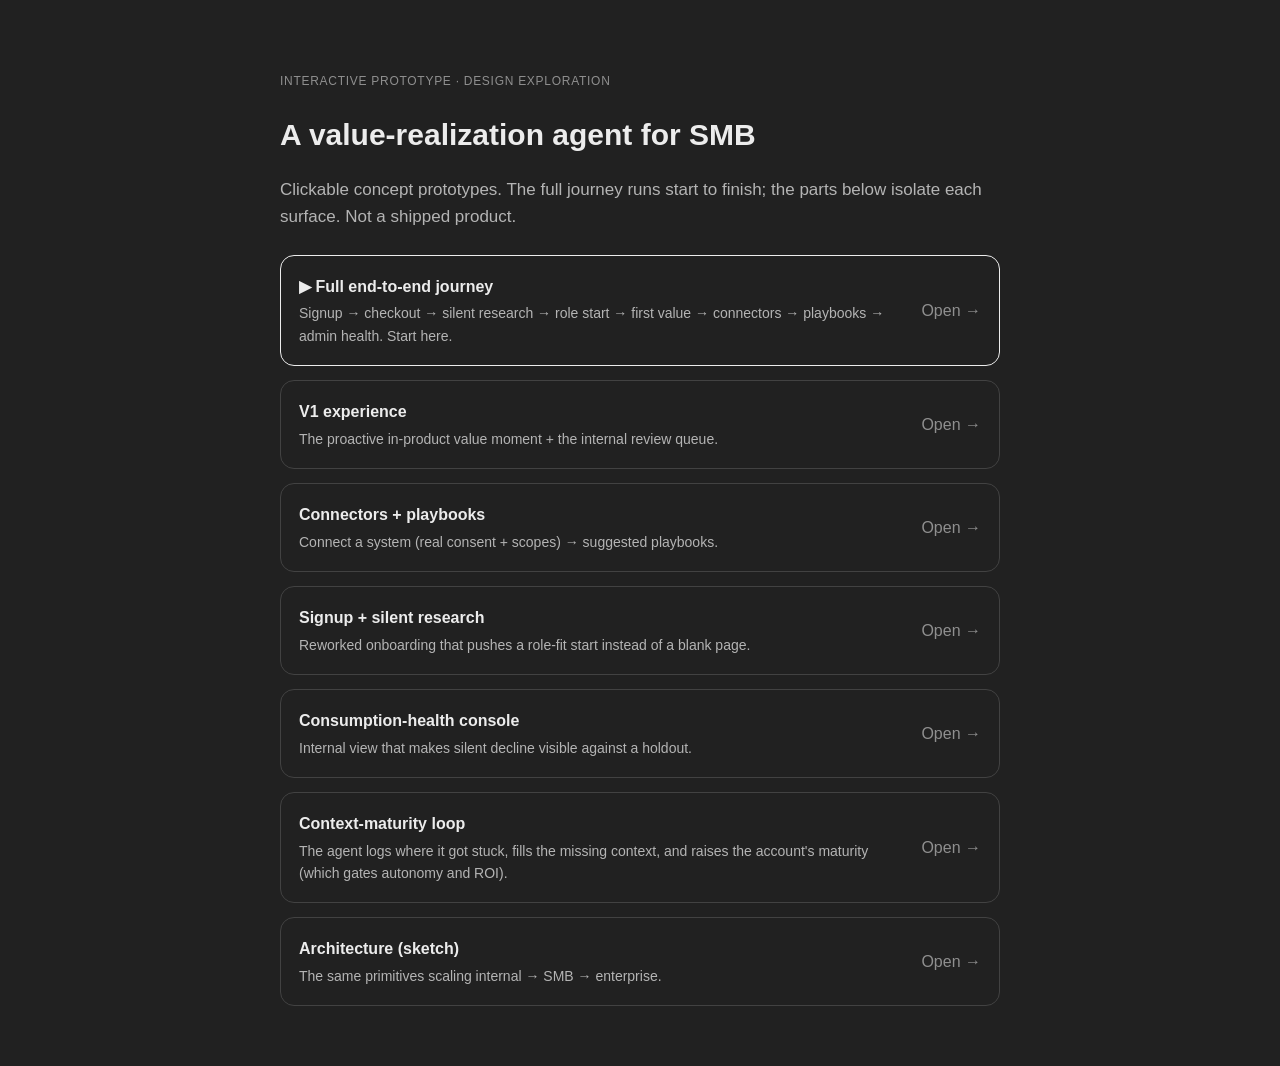
<file: index.html>
<!DOCTYPE html>
<html lang="en">
<head>
<meta charset="utf-8"/>
<meta name="viewport" content="width=device-width, initial-scale=1"/>
<title>Value-realization agent — interactive prototype</title>
<link rel="stylesheet" href="assets/gpt-ui.css"/>
<style>
  .hero { max-width:760px; margin:8vh auto 0; padding:0 20px; }
  .hero h1 { font-size:30px; font-weight:600; margin-bottom:8px; }
  .hero p { color:var(--text-2); font-size:17px; }
  .cards { max-width:760px; margin:24px auto; padding:0 20px 60px; display:grid; gap:14px; }
  .card { display:flex; justify-content:space-between; align-items:center; gap:16px; border:1px solid var(--border-2); border-radius:14px; padding:18px; text-decoration:none; color:var(--text); }
  .card:hover { background:var(--hover); }
  .card .t { font-weight:600; }
  .card .d { color:var(--text-2); font-size:14px; margin-top:3px; }
  .card.feat { border-color:var(--text); }
  .go { color:var(--text-3); white-space:nowrap; }
</style>
</head>
<body class="gpt dark">
  <div class="hero">
    <div class="eyebrow">Interactive prototype · design exploration</div>
    <h1>A value-realization agent for SMB</h1>
    <p>Clickable concept prototypes. The full journey runs start to finish; the parts below isolate each surface. Not a shipped product.</p>
  </div>
  <div class="cards">
    <a class="card feat" href="prototypes/journey.html">
      <div><div class="t">▶ Full end-to-end journey</div><div class="d">Signup → checkout → silent research → role start → first value → connectors → playbooks → admin health. Start here.</div></div>
      <span class="go">Open →</span>
    </a>
    <a class="card" href="prototypes/p1-v1.html">
      <div><div class="t">V1 experience</div><div class="d">The proactive in-product value moment + the internal review queue.</div></div><span class="go">Open →</span>
    </a>
    <a class="card" href="prototypes/p2-connectors-playbooks.html">
      <div><div class="t">Connectors + playbooks</div><div class="d">Connect a system (real consent + scopes) → suggested playbooks.</div></div><span class="go">Open →</span>
    </a>
    <a class="card" href="prototypes/p3-signup.html">
      <div><div class="t">Signup + silent research</div><div class="d">Reworked onboarding that pushes a role-fit start instead of a blank page.</div></div><span class="go">Open →</span>
    </a>
    <a class="card" href="prototypes/p4-consumption-health.html">
      <div><div class="t">Consumption-health console</div><div class="d">Internal view that makes silent decline visible against a holdout.</div></div><span class="go">Open →</span>
    </a>
    <a class="card" href="prototypes/p5-context-maturity.html">
      <div><div class="t">Context-maturity loop</div><div class="d">The agent logs where it got stuck, fills the missing context, and raises the account's maturity (which gates autonomy and ROI).</div></div><span class="go">Open →</span>
    </a>
    <a class="card" href="architecture-diagrams.html">
      <div><div class="t">Architecture (sketch)</div><div class="d">The same primitives scaling internal → SMB → enterprise.</div></div><span class="go">Open →</span>
    </a>
  </div>
</body>
</html>
</file>
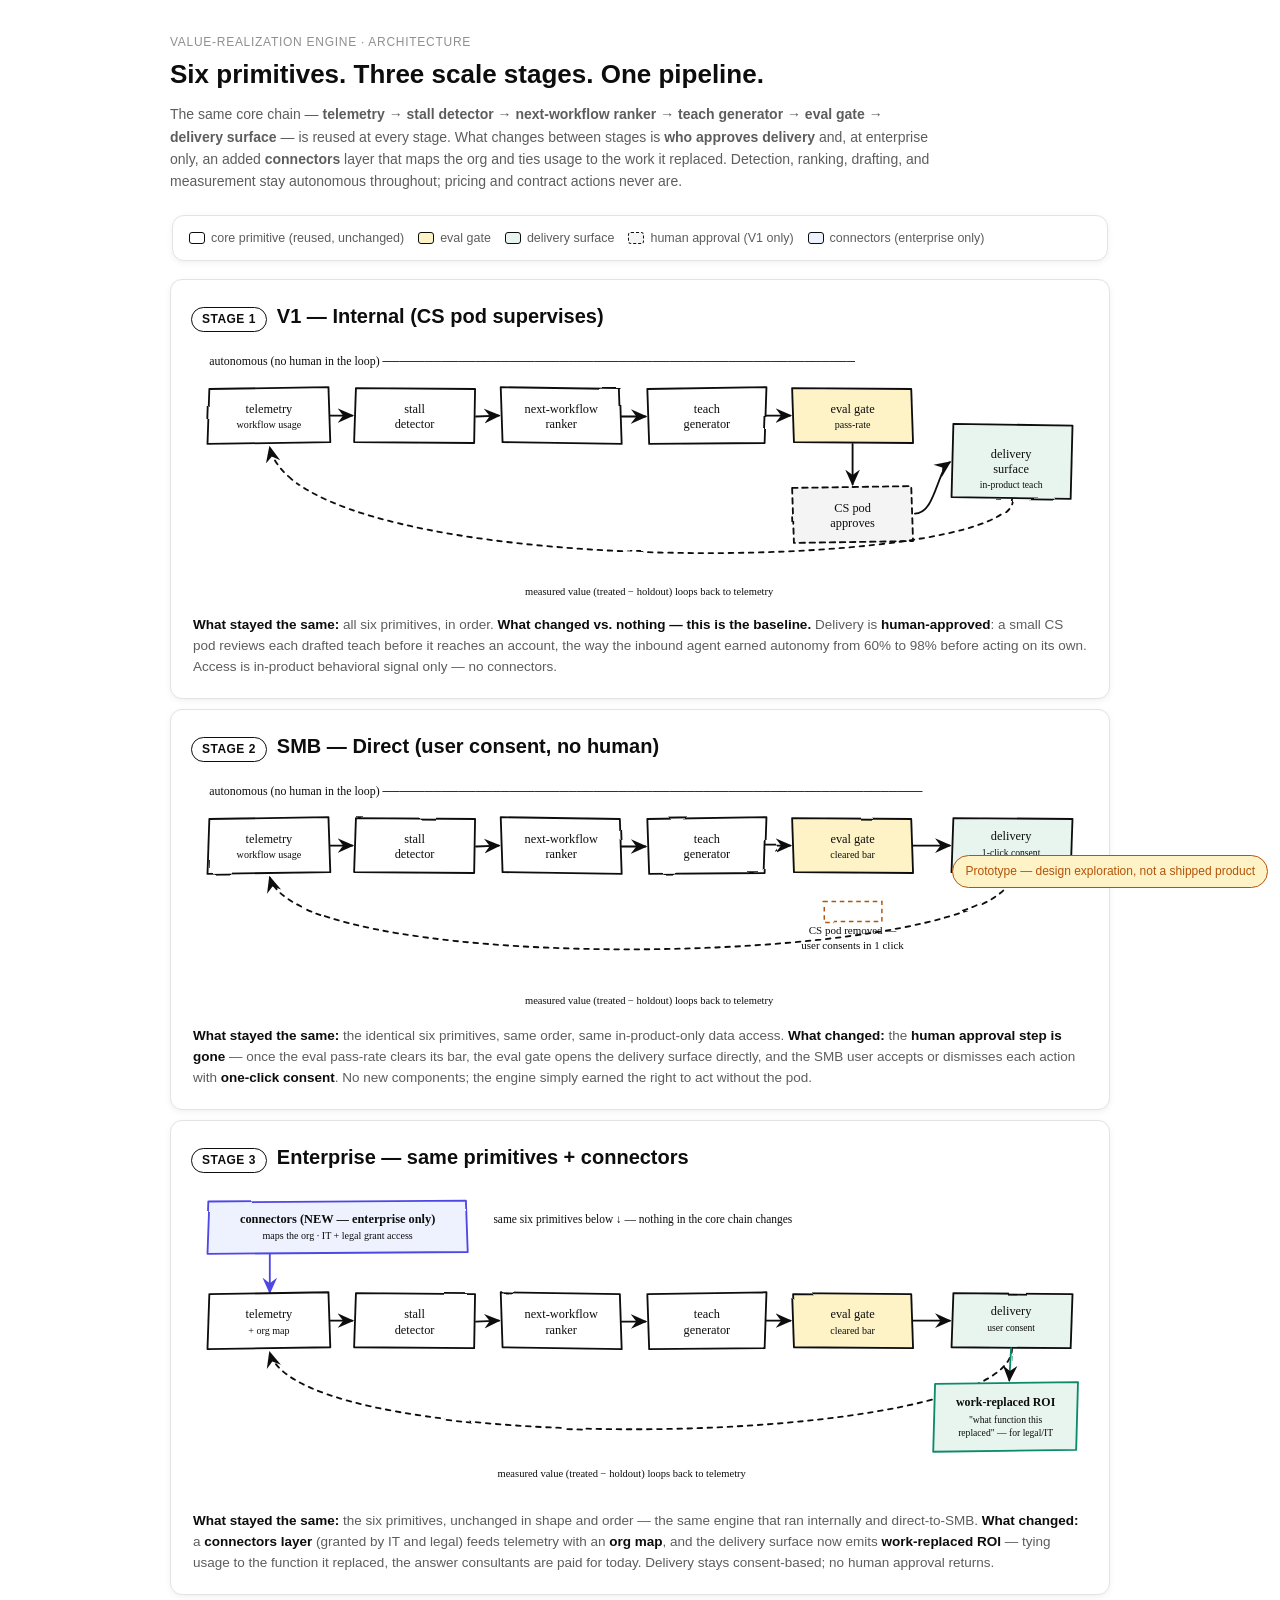
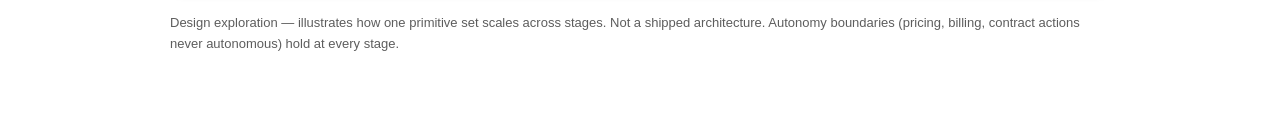
<file: architecture-diagrams.html>
<!DOCTYPE html>
<html lang="en">
<head>
<meta charset="utf-8">
<meta name="viewport" content="width=device-width, initial-scale=1">
<title>Architecture — same primitives across three scale stages</title>
<link rel="stylesheet" href="assets/gpt-ui.css">
<style>
  /* Hand-drawn / sketch overlay. Built only with inline SVG + a casual font stack;
     no external libraries. Strokes are deliberately wobbly via small path jitters,
     a sketchy filter, and a handwriting-style font for labels. */
  .sketch-font {
    font-family: "Comic Sans MS", "Bradley Hand", "Segoe Print", "Chalkboard SE",
                 "Marker Felt", "Comic Neue", ui-rounded, cursive;
  }
  .diagram-wrap { margin: 0 0 10px; }
  .diagram-title { display:flex; align-items:baseline; gap:10px; margin: 0 0 2px; }
  .diagram-title h2 { font-size: 20px; margin: 0; }
  .stage-pill { font-size: 12px; font-weight: 700; letter-spacing:.04em;
    border:1.5px solid var(--text); border-radius: 999px; padding: 2px 10px; }
  .caption { font-size: 13.5px; color: var(--text-2); margin: 6px 2px 0; line-height: 1.55; }
  .caption b { color: var(--text); }
  .legend { display:flex; flex-wrap:wrap; gap:14px; align-items:center; font-size:12.5px;
    color: var(--text-2); margin: 4px 2px 18px; }
  .legend .key { display:inline-flex; align-items:center; gap:6px; }
  .legend .swatch { width:16px; height:12px; border-radius:3px; display:inline-block;
    border:1.5px solid var(--text); }
  .swatch.prim { background:#ffffff; }
  .swatch.gate { background:#fef3c7; }
  .swatch.delv { background:#e8f5ef; }
  .swatch.conn { background:#eef2ff; }
  .swatch.human { background:#f4f4f4; border-style:dashed; }
  svg.sketch { width:100%; height:auto; display:block; }
  svg.sketch text { fill: var(--text); }
  .intro { margin: 0 0 22px; }
  .intro h1 { font-size: 26px; margin: 0 0 8px; }
  .intro p { color: var(--text-2); font-size: 14px; margin: 0; max-width: 760px; }
</style>
</head>
<body class="gpt light">
<div class="wrap">

  <div class="intro">
    <span class="eyebrow">Value-realization engine · architecture</span>
    <h1>Six primitives. Three scale stages. One pipeline.</h1>
    <p>The same core chain — <b>telemetry → stall detector → next-workflow ranker → teach generator → eval gate → delivery surface</b> — is reused at every stage. What changes between stages is <b>who approves delivery</b> and, at enterprise only, an added <b>connectors</b> layer that maps the org and ties usage to the work it replaced. Detection, ranking, drafting, and measurement stay autonomous throughout; pricing and contract actions never are.</p>
  </div>

  <div class="legend panel" style="padding:12px 16px;">
    <span class="key"><span class="swatch prim"></span> core primitive (reused, unchanged)</span>
    <span class="key"><span class="swatch gate"></span> eval gate</span>
    <span class="key"><span class="swatch delv"></span> delivery surface</span>
    <span class="key"><span class="swatch human"></span> human approval (V1 only)</span>
    <span class="key"><span class="swatch conn"></span> connectors (enterprise only)</span>
  </div>

  <!-- ============================== STAGE 1: V1 INTERNAL ============================== -->
  <div class="panel diagram-wrap">
    <div class="diagram-title">
      <span class="stage-pill">STAGE 1</span>
      <h2>V1 — Internal (CS pod supervises)</h2>
    </div>
    <svg class="sketch" viewBox="0 0 980 300" role="img" aria-label="V1 internal pipeline: telemetry to stall detector to ranker to teach generator to eval gate to human approval to delivery surface">
      <defs>
        <filter id="rough1" x="-5%" y="-20%" width="110%" height="140%">
          <feTurbulence type="fractalNoise" baseFrequency="0.012 0.018" numOctaves="2" seed="7" result="n"/>
          <feDisplacementMap in="SourceGraphic" in2="n" scale="2.4"/>
        </filter>
        <marker id="arr1" markerWidth="12" markerHeight="12" refX="8" refY="5" orient="auto">
          <path d="M0,1 L9,5 L0,9 L3,5 Z" fill="#0d0d0d"/>
        </marker>
      </defs>

      <!-- autonomous band label -->
      <text class="sketch-font" x="20" y="34" font-size="13" fill="#5d5d5d">autonomous (no human in the loop) ────────────────────────────────────────────────────────</text>

      <g filter="url(#rough1)" stroke="#0d0d0d" stroke-width="2" fill="none" stroke-linecap="round" stroke-linejoin="round">
        <!-- boxes: x positions ~ 18,178,338,498 (row), 658 gate, 658 human below, 830 delivery -->
        <!-- telemetry -->
        <path d="M20,60 L150,58 L152,118 L18,120 Z" fill="#ffffff"/>
        <!-- stall detector -->
        <path d="M180,59 L310,60 L309,119 L178,118 Z" fill="#ffffff"/>
        <!-- ranker -->
        <path d="M338,58 L468,60 L470,120 L340,118 Z" fill="#ffffff"/>
        <!-- teach generator -->
        <path d="M498,60 L628,58 L626,119 L500,120 Z" fill="#ffffff"/>
        <!-- eval gate -->
        <path d="M656,59 L786,60 L788,119 L658,118 Z" fill="#fef3c7"/>
        <!-- human approval (dashed) -->
        <path d="M656,168 L786,166 L788,226 L658,228 Z" fill="#f4f4f4" stroke-dasharray="6 5"/>
        <!-- delivery surface -->
        <path d="M832,98 L962,100 L960,180 L830,178 Z" fill="#e8f5ef"/>

        <!-- connectors -->
        <path d="M152,89 L176,89" marker-end="url(#arr1)"/>
        <path d="M311,90 L336,89" marker-end="url(#arr1)"/>
        <path d="M470,90 L496,90" marker-end="url(#arr1)"/>
        <path d="M628,89 L654,89" marker-end="url(#arr1)"/>
        <!-- eval gate down to human -->
        <path d="M722,120 L722,164" marker-end="url(#arr1)"/>
        <!-- human to delivery -->
        <path d="M790,196 C812,196 814,150 828,140" marker-end="url(#arr1)"/>
        <!-- delivery measured value loops back to telemetry -->
        <path d="M896,180 C896,262 120,272 86,124" stroke-dasharray="5 6" marker-end="url(#arr1)"/>
      </g>

      <!-- labels (not displaced, kept legible) -->
      <g class="sketch-font" font-size="13.5" text-anchor="middle">
        <text x="85" y="86">telemetry</text>
        <text x="85" y="103" font-size="11" fill="#8f8f8f">workflow usage</text>
        <text x="244" y="86">stall</text>
        <text x="244" y="103">detector</text>
        <text x="404" y="86">next-workflow</text>
        <text x="404" y="103">ranker</text>
        <text x="563" y="86">teach</text>
        <text x="563" y="103">generator</text>
        <text x="722" y="86">eval gate</text>
        <text x="722" y="103" font-size="11" fill="#8f8f8f">pass-rate</text>
        <text x="722" y="194">CS pod</text>
        <text x="722" y="211">approves</text>
        <text x="895" y="135">delivery</text>
        <text x="895" y="152">surface</text>
        <text x="895" y="168" font-size="10.5" fill="#0d8a6a">in-product teach</text>
      </g>
      <text class="sketch-font" x="500" y="285" font-size="11.5" text-anchor="middle" fill="#8f8f8f">measured value (treated − holdout) loops back to telemetry</text>
    </svg>
    <p class="caption"><b>What stayed the same:</b> all six primitives, in order. <b>What changed vs. nothing — this is the baseline.</b> Delivery is <b>human-approved</b>: a small CS pod reviews each drafted teach before it reaches an account, the way the inbound agent earned autonomy from 60% to 98% before acting on its own. Access is in-product behavioral signal only — no connectors.</p>
  </div>

  <!-- ============================== STAGE 2: SMB DIRECT ============================== -->
  <div class="panel diagram-wrap">
    <div class="diagram-title">
      <span class="stage-pill">STAGE 2</span>
      <h2>SMB — Direct (user consent, no human)</h2>
    </div>
    <svg class="sketch" viewBox="0 0 980 280" role="img" aria-label="SMB direct pipeline: same primitives, eval gate now opens delivery directly under one-click user consent, no CS pod">
      <defs>
        <filter id="rough2" x="-5%" y="-20%" width="110%" height="140%">
          <feTurbulence type="fractalNoise" baseFrequency="0.014 0.016" numOctaves="2" seed="19" result="n"/>
          <feDisplacementMap in="SourceGraphic" in2="n" scale="2.4"/>
        </filter>
        <marker id="arr2" markerWidth="12" markerHeight="12" refX="8" refY="5" orient="auto">
          <path d="M0,1 L9,5 L0,9 L3,5 Z" fill="#0d0d0d"/>
        </marker>
      </defs>

      <text class="sketch-font" x="20" y="34" font-size="13" fill="#5d5d5d">autonomous (no human in the loop) ────────────────────────────────────────────────────────────────</text>

      <g filter="url(#rough2)" stroke="#0d0d0d" stroke-width="2" fill="none" stroke-linecap="round" stroke-linejoin="round">
        <path d="M20,60 L150,58 L152,118 L18,120 Z" fill="#ffffff"/>
        <path d="M180,59 L310,60 L309,119 L178,118 Z" fill="#ffffff"/>
        <path d="M338,58 L468,60 L470,120 L340,118 Z" fill="#ffffff"/>
        <path d="M498,60 L628,58 L626,119 L500,120 Z" fill="#ffffff"/>
        <path d="M656,59 L786,60 L788,119 L658,118 Z" fill="#fef3c7"/>
        <!-- delivery surface, raised to same row -->
        <path d="M832,59 L962,60 L960,119 L830,118 Z" fill="#e8f5ef"/>

        <path d="M152,89 L176,89" marker-end="url(#arr2)"/>
        <path d="M311,90 L336,89" marker-end="url(#arr2)"/>
        <path d="M470,90 L496,90" marker-end="url(#arr2)"/>
        <path d="M628,89 L654,89" marker-end="url(#arr2)"/>
        <!-- eval gate STRAIGHT to delivery, no human box -->
        <path d="M788,89 L828,89" marker-end="url(#arr2)"/>
        <!-- value loops back -->
        <path d="M896,119 C896,222 120,236 86,124" stroke-dasharray="5 6" marker-end="url(#arr2)"/>
      </g>

      <g class="sketch-font" font-size="13.5" text-anchor="middle">
        <text x="85" y="86">telemetry</text>
        <text x="85" y="103" font-size="11" fill="#8f8f8f">workflow usage</text>
        <text x="244" y="86">stall</text>
        <text x="244" y="103">detector</text>
        <text x="404" y="86">next-workflow</text>
        <text x="404" y="103">ranker</text>
        <text x="563" y="86">teach</text>
        <text x="563" y="103">generator</text>
        <text x="722" y="86">eval gate</text>
        <text x="722" y="103" font-size="11" fill="#8f8f8f">cleared bar</text>
        <text x="895" y="83">delivery</text>
        <text x="895" y="100" font-size="10.5" fill="#0d8a6a">1-click consent</text>
      </g>
      <!-- removed-human ghost note -->
      <g class="sketch-font" font-size="12" text-anchor="middle" fill="#b45309">
        <text x="722" y="186">CS pod removed —</text>
        <text x="722" y="202">user consents in 1 click</text>
      </g>
      <path d="M690,150 L754,150 L754,172 L690,172 Z" filter="url(#rough2)" stroke="#b45309" stroke-width="1.6" fill="none" stroke-dasharray="5 4"/>
      <text class="sketch-font" x="500" y="262" font-size="11.5" text-anchor="middle" fill="#8f8f8f">measured value (treated − holdout) loops back to telemetry</text>
    </svg>
    <p class="caption"><b>What stayed the same:</b> the identical six primitives, same order, same in-product-only data access. <b>What changed:</b> the <b>human approval step is gone</b> — once the eval pass-rate clears its bar, the eval gate opens the delivery surface directly, and the SMB user accepts or dismisses each action with <b>one-click consent</b>. No new components; the engine simply earned the right to act without the pod.</p>
  </div>

  <!-- ============================== STAGE 3: ENTERPRISE ============================== -->
  <div class="panel diagram-wrap">
    <div class="diagram-title">
      <span class="stage-pill">STAGE 3</span>
      <h2>Enterprise — same primitives + connectors</h2>
    </div>
    <svg class="sketch" viewBox="0 0 980 360" role="img" aria-label="Enterprise pipeline: same six primitives plus a connectors layer feeding telemetry and a work-replaced ROI output on delivery">
      <defs>
        <filter id="rough3" x="-6%" y="-12%" width="112%" height="124%">
          <feTurbulence type="fractalNoise" baseFrequency="0.013 0.017" numOctaves="2" seed="31" result="n"/>
          <feDisplacementMap in="SourceGraphic" in2="n" scale="2.4"/>
        </filter>
        <marker id="arr3" markerWidth="12" markerHeight="12" refX="8" refY="5" orient="auto">
          <path d="M0,1 L9,5 L0,9 L3,5 Z" fill="#0d0d0d"/>
        </marker>
        <marker id="arr3b" markerWidth="12" markerHeight="12" refX="8" refY="5" orient="auto">
          <path d="M0,1 L9,5 L0,9 L3,5 Z" fill="#4f46e5"/>
        </marker>
      </defs>

      <!-- NEW connectors layer on top -->
      <g filter="url(#rough3)" stroke="#4f46e5" stroke-width="2" fill="none" stroke-linecap="round" stroke-linejoin="round">
        <path d="M20,30 L300,28 L302,84 L18,86 Z" fill="#eef2ff"/>
        <!-- connectors feed telemetry -->
        <path d="M86,86 L86,128" marker-end="url(#arr3b)"/>
      </g>
      <g class="sketch-font" font-size="13.5" fill="#4f46e5">
        <text x="160" y="52" text-anchor="middle" font-weight="700">connectors (NEW — enterprise only)</text>
        <text x="160" y="70" text-anchor="middle" font-size="11" fill="#6366f1">maps the org · IT + legal grant access</text>
      </g>

      <text class="sketch-font" x="330" y="52" font-size="12.5" fill="#5d5d5d">same six primitives below ↓ — nothing in the core chain changes</text>

      <g filter="url(#rough3)" stroke="#0d0d0d" stroke-width="2" fill="none" stroke-linecap="round" stroke-linejoin="round">
        <path d="M20,130 L150,128 L152,188 L18,190 Z" fill="#ffffff"/>
        <path d="M180,129 L310,130 L309,189 L178,188 Z" fill="#ffffff"/>
        <path d="M338,128 L468,130 L470,190 L340,188 Z" fill="#ffffff"/>
        <path d="M498,130 L628,128 L626,189 L500,190 Z" fill="#ffffff"/>
        <path d="M656,129 L786,130 L788,189 L658,188 Z" fill="#fef3c7"/>
        <path d="M832,129 L962,130 L960,189 L830,188 Z" fill="#e8f5ef"/>

        <path d="M152,159 L176,159" marker-end="url(#arr3)"/>
        <path d="M311,160 L336,159" marker-end="url(#arr3)"/>
        <path d="M470,160 L496,160" marker-end="url(#arr3)"/>
        <path d="M628,159 L654,159" marker-end="url(#arr3)"/>
        <path d="M788,159 L828,159" marker-end="url(#arr3)"/>
        <path d="M896,189 C896,300 120,312 86,194" stroke-dasharray="5 6" marker-end="url(#arr3)"/>
      </g>

      <g class="sketch-font" font-size="13.5" text-anchor="middle">
        <text x="85" y="156">telemetry</text>
        <text x="85" y="173" font-size="11" fill="#8f8f8f">+ org map</text>
        <text x="244" y="156">stall</text>
        <text x="244" y="173">detector</text>
        <text x="404" y="156">next-workflow</text>
        <text x="404" y="173">ranker</text>
        <text x="563" y="156">teach</text>
        <text x="563" y="173">generator</text>
        <text x="722" y="156">eval gate</text>
        <text x="722" y="173" font-size="11" fill="#8f8f8f">cleared bar</text>
        <text x="895" y="153">delivery</text>
        <text x="895" y="170" font-size="10.5" fill="#0d8a6a">user consent</text>
      </g>

      <!-- work-replaced ROI output hanging off delivery -->
      <g filter="url(#rough3)" stroke="#0d8a6a" stroke-width="2" fill="none" stroke-linecap="round" stroke-linejoin="round">
        <path d="M812,228 L968,226 L966,300 L810,302 Z" fill="#e8f5ef"/>
        <path d="M895,189 L893,224" marker-end="url(#arr3)"/>
      </g>
      <g class="sketch-font" text-anchor="middle">
        <text x="889" y="252" font-size="13" fill="#0d8a6a" font-weight="700">work-replaced ROI</text>
        <text x="889" y="271" font-size="10.5" fill="#5d5d5d">"what function this</text>
        <text x="889" y="285" font-size="10.5" fill="#5d5d5d">replaced" — for legal/IT</text>
      </g>

      <text class="sketch-font" x="470" y="330" font-size="11.5" text-anchor="middle" fill="#8f8f8f">measured value (treated − holdout) loops back to telemetry</text>
    </svg>
    <p class="caption"><b>What stayed the same:</b> the six primitives, unchanged in shape and order — the same engine that ran internally and direct-to-SMB. <b>What changed:</b> a <b>connectors layer</b> (granted by IT and legal) feeds telemetry with an <b>org map</b>, and the delivery surface now emits <b>work-replaced ROI</b> — tying usage to the function it replaced, the answer consultants are paid for today. Delivery stays consent-based; no human approval returns.</p>
  </div>

  <p class="small muted" style="margin-top:18px;">Design exploration — illustrates how one primitive set scales across stages. Not a shipped architecture. Autonomy boundaries (pricing, billing, contract actions never autonomous) hold at every stage.</p>

</div>

<div class="proto-flag">Prototype — design exploration, not a shipped product</div>
</body>
</html>
</file>
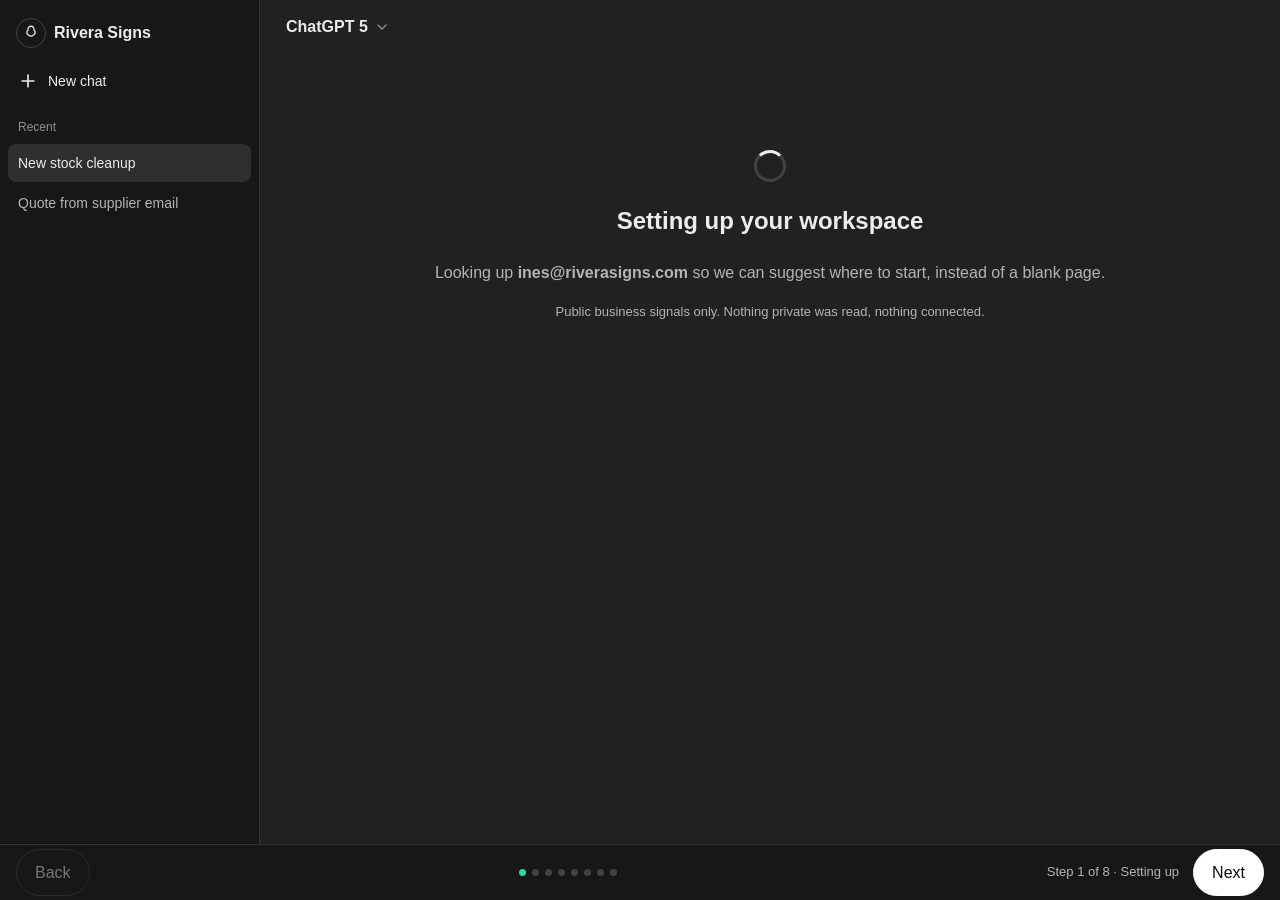
<file: prototypes/journey.html>
<!DOCTYPE html>
<html lang="en">
<head>
<meta charset="utf-8"/>
<meta name="viewport" content="width=device-width, initial-scale=1"/>
<title>SMB value-realization: full journey prototype</title>
<link rel="stylesheet" href="../assets/gpt-ui.css"/>
<style>
  /* All colors come from gpt-ui.css dark tokens. No hardcoded near-black text. Theme is locked dark. */
  body.gpt { padding-bottom:64px; } /* room for the demo nav bar */
  .stage { min-height:calc(100vh - 64px); }
  .center { max-width:760px; margin:0 auto; padding:6vh 20px 40px; }
  .brandmark { width:30px; height:30px; border-radius:50%; border:1px solid var(--border-2); display:grid; place-items:center; color:var(--text); }
  svg.ic { display:block; }

  /* demo navigator */
  .nav { position:fixed; left:0; right:0; bottom:0; height:56px; background:var(--sidebar-bg); border-top:1px solid var(--border);
    display:flex; align-items:center; gap:14px; padding:0 16px; z-index:60; }
  .nav .label { color:var(--text-2); font-size:13px; }
  .nav .dots { display:flex; gap:6px; margin:0 auto; }
  .nav .dot { width:7px; height:7px; border-radius:50%; background:var(--border-2); }
  .nav .dot.on { background:var(--accent); }
  .nav button { font:inherit; }

  /* checkout */
  .checkout { display:grid; grid-template-columns:1.15fr .85fr; gap:26px; max-width:940px; margin:2vh auto; padding:0 20px; }
  @media(max-width:820px){ .checkout{ grid-template-columns:1fr; } }
  .seg { display:grid; grid-template-columns:1fr 1fr; gap:10px; margin-bottom:14px; }
  .seg .opt { border:1px solid var(--border-2); border-radius:12px; padding:12px 14px; cursor:pointer; }
  .seg .opt.sel { border-color:var(--text); }
  .stepfield { border:1px solid var(--border-2); border-radius:12px; padding:12px 14px; display:flex; align-items:center; justify-content:space-between; }
  .stepbtn { width:30px; height:30px; border-radius:8px; border:1px solid var(--border-2); background:transparent; color:var(--text); cursor:pointer; font-size:18px; }
  .save { display:flex; gap:10px; align-items:flex-start; border:1px solid var(--accent); background:var(--accent-soft); border-radius:12px; padding:12px 14px; margin-top:12px; }
  .save .badge { color:var(--accent); }
  .summary .line { display:flex; justify-content:space-between; margin:7px 0; color:var(--text-2); }
  .summary .due { display:flex; justify-content:space-between; font-weight:700; color:var(--text); font-size:18px; margin-top:6px; }

  /* plan cards */
  .plans { display:grid; grid-template-columns:repeat(3,1fr); gap:14px; }
  @media(max-width:820px){ .plans{ grid-template-columns:1fr; } }
  .plan { border:1px solid var(--border-2); border-radius:14px; padding:18px; background:var(--bg-elev); }
  .plan.sel { border-color:var(--text); }
  .plan h3 { margin:0 0 4px; }
  .plan .feat { color:var(--text-2); font-size:13.5px; margin:8px 0; }

  /* spinner */
  .spin { width:32px; height:32px; border:3px solid var(--border-2); border-top-color:var(--text); border-radius:50%; animation:r 1s linear infinite; }
  @keyframes r { to { transform:rotate(360deg); } }

  /* editable profile */
  .editrow { display:grid; grid-template-columns:110px 1fr; gap:10px; align-items:center; margin:9px 0; }
  .editrow input, .editrow select { font:inherit; padding:8px 10px; border-radius:8px; border:1px solid var(--border-2); background:var(--bg); color:var(--text); }

  /* starter / proactive */
  .start { border:1px solid var(--border-2); border-radius:14px; padding:16px; display:flex; justify-content:space-between; gap:14px; align-items:center; background:var(--bg-elev); }
  .proactive { border:1px solid var(--border-2); border-radius:14px; background:var(--bg-elev); padding:16px; margin:12px 0; }
  .proactive .eyebrow { color:var(--accent); font-weight:600; font-size:12px; }

  /* connectors / consent */
  .conn-grid { display:grid; grid-template-columns:repeat(2,1fr); gap:12px; }
  @media(max-width:620px){ .conn-grid{ grid-template-columns:1fr; } }
  .conn { display:flex; align-items:center; gap:12px; border:1px solid var(--border-2); border-radius:12px; padding:14px; background:var(--bg-elev); }
  .conn .logo { width:36px; height:36px; border-radius:9px; background:var(--hover); color:var(--text-2); display:grid; place-items:center; font-weight:600; font-size:13px; flex:none; }
  .consent { max-width:460px; margin:6vh auto; border:1px solid var(--border-2); border-radius:16px; background:var(--bg-elev); padding:22px; }
  .scope { display:flex; gap:10px; align-items:flex-start; margin:10px 0; color:var(--text-2); font-size:14px; }
  .scope .tick { color:var(--accent); flex:none; }

  /* admin cohort */
  .cohort { height:30px; border-radius:8px; display:flex; overflow:hidden; border:1px solid var(--border); }
  .cohort span { display:grid; place-items:center; font-size:11px; color:var(--bg); font-weight:600; }
  .legend { display:grid; grid-template-columns:repeat(2,1fr); gap:8px; margin-top:12px; font-size:13px; color:var(--text-2); }
  .swatch { width:11px; height:11px; border-radius:3px; display:inline-block; margin-right:7px; vertical-align:middle; }

  .recap { display:grid; gap:8px; margin-top:14px; }
  .recap div { display:flex; gap:10px; align-items:center; color:var(--text-2); }
  .recap .n { width:24px; height:24px; border-radius:50%; border:1px solid var(--border-2); display:grid; place-items:center; font-size:12px; color:var(--text); flex:none; }
  .hidden { display:none; }
</style>
</head>
<body class="gpt dark">
<div id="app"></div>

<div class="nav">
  <button class="btn secondary" id="backBtn" onclick="prev()">Back</button>
  <div class="dots" id="dots"></div>
  <span class="label" id="navlabel"></span>
  <button class="btn" id="nextBtn" onclick="next()">Next</button>
</div>
<div class="proto-flag">Prototype. Design exploration, not a shipped product.</div>

<script>
/* ---------- shared shell + icons (SVG, no glyphs) ---------- */
const I = {
  plus:'<svg class="ic" width="20" height="20" viewBox="0 0 24 24" fill="none" stroke="currentColor" stroke-width="2" stroke-linecap="round"><path d="M12 5v14M5 12h14"/></svg>',
  send:'<svg class="ic" width="26" height="26" viewBox="0 0 24 24"><circle cx="12" cy="12" r="11" fill="currentColor"/><path d="M12 16.5V8m-3.5 3.5L12 8l3.5 3.5" fill="none" stroke="var(--bg-elev)" stroke-width="2" stroke-linecap="round" stroke-linejoin="round"/></svg>',
  chev:'<svg class="ic" width="16" height="16" viewBox="0 0 24 24" fill="none" stroke="currentColor" stroke-width="2" stroke-linecap="round"><path d="M6 9l6 6 6-6"/></svg>',
  mark:'<svg width="18" height="18" viewBox="0 0 24 24" fill="none" stroke="currentColor" stroke-width="1.7" stroke-linecap="round" stroke-linejoin="round"><path d="M12 3a4 4 0 013.9 5 4 4 0 01-1 7 4 4 0 01-5.8 0 4 4 0 01-1-7A4 4 0 0112 3z"/></svg>',
  tick:'<svg width="16" height="16" viewBox="0 0 24 24" fill="none" stroke="currentColor" stroke-width="2.2" stroke-linecap="round" stroke-linejoin="round"><path d="M20 6L9 17l-5-5"/></svg>',
};
let savedTool = false;
function sidebarItems(){
  return `<div class="nav-item active">New stock cleanup</div>
    <div class="nav-item">Quote from supplier email</div>
    ${savedTool?'<div class="nav-item" style="color:var(--accent)">Weekly stock cleanup (saved)</div>':''}`;
}
function shell(main){
  return `<div class="gpt-app">
    <aside class="gpt-sidebar">
      <div class="brand"><span class="brandmark">${I.mark}</span> Rivera Signs</div>
      <div class="newchat">${I.plus} New chat</div>
      <div class="section-label">Recent</div>
      ${sidebarItems()}
      <div class="spacer"></div>
      <div class="acct"><span class="avatar">IR</span><div style="font-size:13px"> In&eacute;s Rivera<br><span class="muted small">Business workspace</span></div></div>
    </aside>
    <main class="gpt-main">
      <div class="gpt-topbar"><div class="model">ChatGPT 5 <span class="chev">${I.chev}</span></div></div>
      <div class="gpt-scroll">${main}</div>
    </main>
  </div>`;
}
function userMsg(t){ return `<div class="msg user"><div class="bubble">${t}</div></div>`; }
function aiMsg(t){ return `<div class="msg assistant"><span class="assistant-mark">${I.mark}</span><div class="body">${t}</div></div>`; }
function composer(ph){ return `<div class="composer-wrap"><div class="composer"><button class="icon-btn">${I.plus}</button><textarea class="ta" rows="1" placeholder="${ph||'Message ChatGPT'}"></textarea><button class="icon-btn send">${I.send}</button></div><div class="composer-hint">Prototype. You can also use the left nav to move around.</div></div>`; }

/* ---------- steps ---------- */
const STEPS = [
{ name:'Sign in', render:()=>`<div class="stage"><div class="center" style="text-align:center;max-width:420px">
  <span class="brandmark" style="margin:0 auto 18px">${I.mark}</span>
  <h1 style="font-size:26px;font-weight:600">Create your workspace</h1>
  <p class="muted">Start with your work email. We use it to set you up, not to spam you.</p>
  <div class="field" style="text-align:left;margin-top:18px"><label>Work email</label><input id="email" value="ines@riverasigns.com"/></div>
  <button class="btn block" onclick="next()">Continue</button>
</div></div>` },

{ name:'Choose a plan', render:()=>`<div class="stage"><div class="center">
  <div style="display:flex;align-items:center;gap:10px;margin-bottom:6px"><span class="brandmark">${I.mark}</span><strong>Upgrade your plan</strong></div>
  <div class="seg" style="max-width:300px"><div class="opt" id="pPers" onclick="selPlanType('pers')">Personal</div><div class="opt sel" id="pBus" onclick="selPlanType('bus')">Business</div></div>
  <div class="plans">
    <div class="plan"><h3>Plus</h3><div class="muted">$20 / month</div><div class="feat">For one person. Advanced models, projects, Codex.</div><button class="btn secondary block" disabled>Current plan</button></div>
    <div class="plan sel"><h3>Business</h3><div class="muted">from $25 / seat / mo</div><div class="feat">For your team. SSO, projects, SharePoint, admin controls.</div><button class="btn block" onclick="next()">Choose Business</button></div>
    <div class="plan"><h3>Business Codex</h3><div class="muted">Usage pricing</div><div class="feat">For software teams. No fixed seat fee, pay as you go based on usage.</div><button class="btn secondary block">Add workspace</button></div>
  </div>
  <p class="muted small" style="margin-top:14px">Business seats are billed per seat; Codex is consumption-based. The two pricing models coexist.</p>
</div></div>` },

{ name:'Configure & pay', render:()=>`<div class="stage"><div class="checkout">
  <div>
    <div style="display:flex;align-items:center;gap:10px;margin-bottom:14px"><span class="brandmark">${I.mark}</span><strong>Configure your plan</strong></div>
    <div class="seg">
      <div class="opt sel" id="bMo" onclick="bill('mo')"><strong>Monthly</strong><div class="muted small">$25 seat/mo</div></div>
      <div class="opt" id="bYr" onclick="bill('yr')"><strong>Annual</strong> <span class="badge green">save 20%</span><div class="muted small">$20 seat/mo</div></div>
    </div>
    <label class="small muted">Seats</label>
    <div class="stepfield"><div style="display:flex;gap:10px;align-items:center"><button class="stepbtn" onclick="seats(-1)">-</button><strong id="seatN" style="font-size:18px">2</strong><button class="stepbtn" onclick="seats(1)">+</button></div><span class="muted small" id="seatHint">Most teams your size start with 2. Change anytime.</span></div>
    <h3 style="margin-top:18px">Payment</h3>
    <div class="field"><label>Card number</label><input placeholder="Card number"/></div>
    <div class="grid cols-2"><div class="field"><label>Expiry</label><input placeholder="MM / YY"/></div><div class="field"><label>CVC</label><input placeholder="CVC"/></div></div>
    <div class="save"><span class="badge">${I.tick}</span><div><strong>Save card for renewals</strong><div class="muted small">On usage-based plans, a saved card keeps value flowing without a re-auth interruption.</div></div></div>
    <button class="btn block" id="payBtn" style="margin-top:14px" onclick="pay()">Subscribe</button>
    <div class="muted small" style="margin-top:8px">One clear action. Cancel anytime in Settings.</div>
  </div>
  <div class="panel summary">
    <h3>Business plan</h3><div class="muted small">Advanced models, SSO, projects, SharePoint.</div><hr class="divider"/>
    <div class="line"><span id="sLine">2 seats, monthly</span><span id="sSub">$50.00</span></div>
    <div class="line"><span>Tax</span><span>$0.00</span></div>
    <div class="due"><span>Due today</span><span id="sDue">$50.00</span></div>
  </div>
</div></div>` },

{ name:'Workspace ready', render:()=>`<div class="stage"><div class="center" style="text-align:center;max-width:440px">
  <span class="badge green" style="margin-bottom:12px">${I.tick} Payment successful</span>
  <h1 style="font-size:24px;font-weight:600">Your workspace is ready</h1>
  <p class="muted">Invite teammates now, or skip and do it later.</p>
  <div class="field" style="text-align:left;margin-top:16px"><label>Invite by email (optional)</label><input placeholder="teammate@riverasigns.com"/></div>
  <div style="display:flex;gap:10px;justify-content:center"><button class="btn" onclick="next()">Send & continue</button><button class="btn secondary" onclick="next()">Skip for now</button></div>
</div></div>` },

{ name:'Setting up', render:()=>shell(`<div class="thread"><div style="text-align:center;padding:8vh 0">
  <div class="spin" style="margin:0 auto 16px"></div>
  <h2 style="font-weight:600">Setting up your workspace</h2>
  <p class="muted">Looking up <strong>ines@riverasigns.com</strong> so we can suggest where to start, instead of a blank page.</p>
  <p class="muted small">Public business signals only. Nothing private was read, nothing connected.</p>
</div></div>`), auto:true },

{ name:'What we found', render:()=>shell(`<div class="thread">${aiMsg(`<p><strong>Here is what we found.</strong> You can correct any of it.</p>
  <div class="panel" style="margin-top:6px">
    <div class="editrow"><label class="muted">Company</label><input value="Rivera Signs"/></div>
    <div class="editrow"><label class="muted">Role</label><input value="Operations / owner"/></div>
    <div class="editrow"><label class="muted">Industry</label><select><option>Sign &amp; print manufacturing</option><option>Legal services</option><option>Field service</option></select></div>
    <div class="muted small" style="margin-top:6px">Based on public signals. Nothing connected yet.</div>
    <button class="btn" style="margin-top:12px" onclick="next()">Looks right, continue</button>
  </div>`)}</div>`) },

{ name:'Where to start', render:()=>shell(`<div class="thread">
  ${aiMsg(`<p>Most sign &amp; print operators start here. One step, not a menu.</p>
    <div class="start" style="margin-top:6px"><div><strong>Clean up a stock or order spreadsheet</strong><div class="muted small">Turn a messy export into a clean report in one pass.</div></div><button class="btn" onclick="next()">Start this</button></div>
    <div style="margin-top:10px"><button class="btn ghost" onclick="next()">Skip, I'll explore on my own</button></div>
    <p class="muted small" style="margin-top:10px">You can also just type below, or use the left nav. This is a recommendation, not a wall.</p>`)}
</div>${composer('Ask anything, or tell me what you are working on')}`) },

{ name:'First value', render:()=>shell(`<div class="thread">
  ${userMsg('Cleaned up the weekly stock sheet again (18,000 rows to 900).')}
  ${aiMsg('Done. 18,000 rows to 900 in one pass.')}
  <div class="proactive">
    <div class="eyebrow">Noticed a pattern</div>
    <p style="margin:6px 0">You have done this cleanup four weeks running. Want me to save it as a one-click tool so you do not rebuild it each time?</p>
    <div style="display:flex;gap:10px;flex-wrap:wrap"><button class="btn" onclick="acceptTool()">Save as a tool</button><button class="btn secondary" onclick="next()">Not now</button></div>
    <div id="toolDone" class="hidden" style="margin-top:12px"><span class="badge green">${I.tick} Saved to your sidebar</span> <span class="badge">~3 hrs saved / month, from your last 4 weeks</span>
      <div style="margin-top:10px"><button class="btn secondary" onclick="next()">Run it on this week's export</button></div></div>
  </div>
</div>${composer()}`) },

{ name:'Connect a system', render:()=>shell(`<div class="thread">
  ${aiMsg(`<p>To go further, connect a system. We ask for read-only access and show you exactly what we read.</p>
    <div class="conn-grid" style="margin-top:8px" id="connGrid">
      <div class="conn" style="cursor:pointer" onclick="consent('QuickBooks')"><span class="logo">QB</span><div style="flex:1"><strong>QuickBooks</strong><div class="muted small">Invoices, customers</div></div><button class="btn secondary" onclick="consent('QuickBooks')">Connect</button></div>
      <div class="conn" style="cursor:pointer" onclick="consent('Google Drive')"><span class="logo">GD</span><div style="flex:1"><strong>Google Drive</strong><div class="muted small">Sheets, docs</div></div><button class="btn secondary" onclick="consent('Google Drive')">Connect</button></div>
      <div class="conn" style="cursor:pointer" onclick="consent('HubSpot')"><span class="logo">HS</span><div style="flex:1"><strong>HubSpot</strong><div class="muted small">Contacts, deals</div></div><button class="btn secondary" onclick="consent('HubSpot')">Connect</button></div>
      <div class="conn" style="cursor:pointer" onclick="consent('SharePoint')"><span class="logo">SP</span><div style="flex:1"><strong>SharePoint</strong><div class="muted small">Files</div></div><button class="btn secondary" onclick="consent('SharePoint')">Connect</button></div>
    </div>`)}
</div>`) },

{ name:'Suggested playbooks', render:()=>shell(`<div class="thread">
  ${aiMsg(`<p><strong>From your QuickBooks data, here is what we see and what to run.</strong></p>
    <div class="start" style="margin-top:6px"><div><strong>Chase overdue invoices</strong><div class="muted small">12 invoices over 30 days. Draft polite reminders for your approval.</div></div><button class="btn" onclick="this.textContent='Set up'">Set up</button></div>
    <div class="start" style="margin-top:10px"><div><strong>Weekly cash summary</strong><div class="muted small">A Monday summary of what came in and what is owed.</div></div><button class="btn secondary" onclick="this.textContent='Set up'">Set up</button></div>
    <p class="muted small" style="margin-top:10px">Each runs on your approval first. Nothing sends on its own.</p>`)}
</div>`) },

{ name:'Admin: health', render:()=>`<div class="stage"><div class="center" style="max-width:900px">
  <div style="display:flex;align-items:center;gap:10px;margin-bottom:4px"><span class="brandmark">${I.mark}</span><strong>Consumption health</strong> <span class="badge">internal</span></div>
  <p class="muted small">How the team behind the engine sees an account base. Decline is visible before churn.</p>
  <div class="panel" style="margin-top:14px">
    <div class="eyebrow" style="margin-bottom:8px">Share of portfolio by trajectory</div>
    <div class="cohort">
      <span style="width:34%;background:var(--accent)">Growing 34%</span>
      <span style="width:30%;background:#6b7280">Stable 30%</span>
      <span style="width:22%;background:var(--warn)">Declining 22%</span>
      <span style="width:14%;background:#d97757">Faded 14%</span>
    </div>
    <div class="legend">
      <div><span class="swatch" style="background:var(--accent)"></span>Growing: breadth and depth rising</div>
      <div><span class="swatch" style="background:#6b7280"></span>Stable: one durable workflow</div>
      <div><span class="swatch" style="background:var(--warn)"></span>Silently declining: no cancel event would fire</div>
      <div><span class="swatch" style="background:#d97757"></span>Novelty then faded: failed the persistence test</div>
    </div>
    <hr class="divider"/>
    <div class="muted small">A workflow counts only if it recurs (3 runs / 14 days), persists across two windows, and ties to a user outcome, measured treated minus a randomized holdout.</div>
  </div>
</div></div>` },

{ name:'Recap', render:()=>`<div class="stage"><div class="center" style="text-align:center;max-width:520px">
  <span class="brandmark" style="margin:0 auto 14px">${I.mark}</span>
  <h1 style="font-size:24px;font-weight:600">That is the full journey</h1>
  <p class="muted">From first setup to durable value, then expansion, then the internal view that measures it.</p>
  <div class="recap" style="text-align:left;max-width:420px;margin:18px auto 0">
    <div><span class="n">1</span> A silent research agent replaces the blank page</div>
    <div><span class="n">2</span> One recommended start, not a menu</div>
    <div><span class="n">3</span> The agent pushes the next workflow in context</div>
    <div><span class="n">4</span> Connect a system with real consent and scopes</div>
    <div><span class="n">5</span> Playbooks from connected data, on approval</div>
    <div><span class="n">6</span> An internal view that catches silent decline</div>
  </div>
  <button class="btn" style="margin-top:20px" onclick="go(0)">Restart</button>
</div></div>` },
];
STEPS.splice(0,4); // journey starts at "Setting up"; signup, plan, checkout, and workspace-ready removed

/* ---------- router ---------- */
let i = 0;
function render(){
  document.getElementById('app').innerHTML = STEPS[i].render();
  document.getElementById('navlabel').textContent = `Step ${i+1} of ${STEPS.length} · ${STEPS[i].name}`;
  document.getElementById('backBtn').disabled = i===0;
  document.getElementById('nextBtn').disabled = i===STEPS.length-1;
  const dots = STEPS.map((_,k)=>`<span class="dot ${k===i?'on':''}"></span>`).join('');
  document.getElementById('dots').innerHTML = dots;
  window.scrollTo(0,0);
  if(STEPS[i].auto){ const cur=i; setTimeout(()=>{ if(i===cur) next(); }, 1600); }
}
function next(){ if(i<STEPS.length-1){ i++; render(); } }
function prev(){ if(i>0){ i--; render(); } }
function go(n){ i=n; render(); }

/* ---------- step interactions ---------- */
let billMode='mo', n=2;
function selPlanType(t){ document.getElementById('pPers').classList.toggle('sel',t==='pers'); document.getElementById('pBus').classList.toggle('sel',t==='bus'); }
function bill(m){ billMode=m; document.getElementById('bMo').classList.toggle('sel',m==='mo'); document.getElementById('bYr').classList.toggle('sel',m==='yr'); sumSync(); }
function seats(d){ n=Math.max(1,n+d); document.getElementById('seatN').textContent=n; document.getElementById('seatHint').textContent = n<=2?'Most teams your size start with 2. Change anytime.':'Billing follows active seats; add or remove anytime.'; sumSync(); }
function sumSync(){ const p=billMode==='mo'?25:20; const sub=(n*p).toFixed(2); document.getElementById('sLine').textContent=`${n} seats, ${billMode==='mo'?'monthly':'annual'}`; document.getElementById('sSub').textContent='$'+sub; document.getElementById('sDue').textContent='$'+sub; }
function pay(){ const b=document.getElementById('payBtn'); b.textContent='Processing...'; b.disabled=true; setTimeout(next,900); }
function acceptTool(){ savedTool=true; document.getElementById('toolDone').classList.remove('hidden'); }
function consent(name){
  const target = document.getElementById('connGrid') || document.getElementById('app');
  target.innerHTML = `<div class="panel" style="margin-top:8px">
    <div style="display:flex;align-items:center;gap:10px"><span class="brandmark">${I.mark}</span><strong>Connect ${name}</strong></div>
    <p class="muted small" style="margin-top:8px">ChatGPT is requesting access to your ${name} account (ines@riverasigns.com).</p>
    <div class="scope"><span class="tick">${I.tick}</span><div><strong>Read-only.</strong> View invoices, customers, and totals.</div></div>
    <div class="scope"><span class="tick">${I.tick}</span><div>No write access. ChatGPT cannot edit or send anything in ${name}.</div></div>
    <div class="scope"><span class="tick">${I.tick}</span><div>Revocable anytime in Settings. Every read is logged.</div></div>
    <div style="display:flex;gap:10px;margin-top:12px"><button class="btn" onclick="next()">Allow read-only access</button><button class="btn secondary" onclick="render()">Cancel</button></div>
    <p class="muted small" style="margin-top:10px">This is the consent step a real connector requires. No silent one-click connect.</p>
  </div>`;
}
render();
</script>
</body>
</html>
</file>
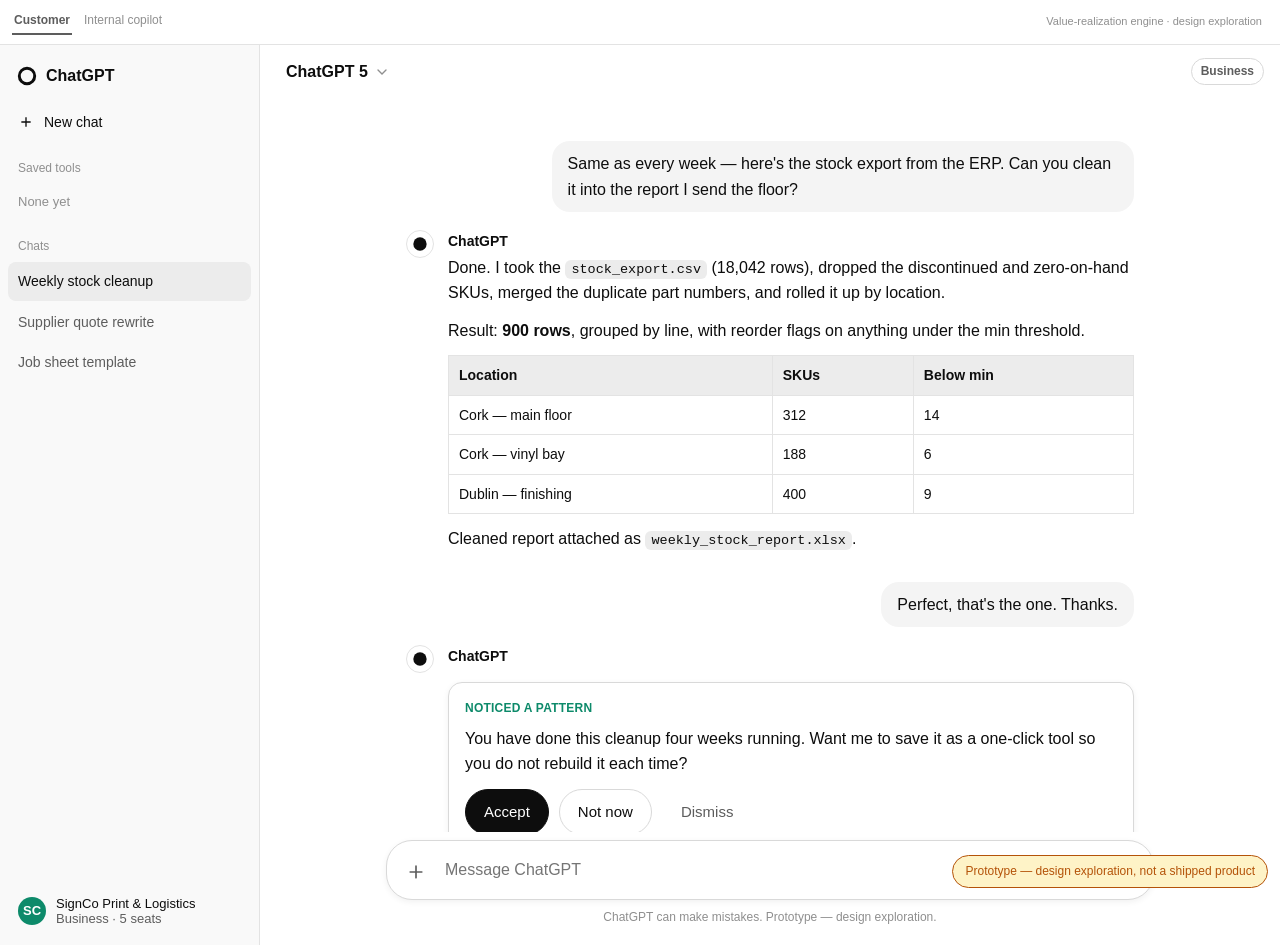
<file: prototypes/p1-v1.html>
<!DOCTYPE html>
<html lang="en">
<head>
<meta charset="utf-8" />
<meta name="viewport" content="width=device-width, initial-scale=1" />
<title>Value-realization engine — p1-v1</title>
<link rel="stylesheet" href="../assets/gpt-ui.css" />
<style>
  /* Minimal additions on top of gpt-ui.css — keep it product-true */
  /* META tab bar — intentionally small/muted so it does not compete with ChatGPT chrome */
  .topbar-tabs { display:flex; gap:10px; padding:5px 12px; border-bottom:1px solid var(--border);
    background:var(--bg); position:sticky; top:0; z-index:20; align-items:center; height:45px; box-sizing:border-box; }
  .topbar-tabs .tab { border-bottom:2px solid transparent; font-size:12px; color:var(--text-3);
    padding:2px 2px 3px; cursor:pointer; }
  .topbar-tabs .tab.active { border-bottom-color:var(--text-2); color:var(--text-2); }
  .topbar-tabs .ctx { margin-left:auto; font-size:11px; color:var(--text-3); padding-right:6px; }
  .view { display:none; height:calc(100vh - 45px); }
  .view.active { display:block; }
  /* avoid double-scroll: inner app fills the view, not the whole viewport */
  .view .gpt-app { height:100%; }

  /* sidebar saved-tool row */
  .tool-row { display:flex; align-items:center; gap:8px; padding:8px 10px; border-radius:8px;
    cursor:pointer; font-size:14px; color:var(--text); }
  .tool-row:hover { background:var(--hover); }
  .tool-row .ic { width:16px; height:16px; flex:none; color:var(--text-2); }
  .value-chip { font-size:11px; font-weight:600; color:var(--accent); background:var(--accent-soft);
    border:1px solid var(--accent); border-radius:999px; padding:1px 7px; margin-left:auto; flex:none; }
  .fade-in { animation: fadeIn .35s ease both; }
  @keyframes fadeIn { from{opacity:0; transform:translateY(4px);} to{opacity:1; transform:none;} }

  .toolcard { border:1px solid var(--border-2); border-radius:12px; background:var(--bg-elev);
    padding:12px 14px; display:flex; align-items:center; gap:12px; margin:6px 0 0; box-shadow:var(--shadow); }
  .toolcard .meta { flex:1; min-width:0; }
  .toolcard .meta .t { font-weight:600; }
  .toolcard .meta .s { font-size:13px; color:var(--text-2); }

  .run-output { border:1px solid var(--border); border-radius:10px; background:var(--bg); padding:12px 14px; margin-top:8px; }
  .pattern-note { font-size:12px; color:var(--text-3); margin-top:10px; }
  .pattern-note b { color:var(--text-2); font-weight:600; }

  /* Internal copilot */
  .copilot { display:grid; grid-template-columns: 1fr; height:100%; }
  .copilot.detail-open { grid-template-columns: 1fr 420px; }
  .queue-wrap { overflow:auto; padding:0 0 40px; }
  .queue-head { display:flex; align-items:center; gap:12px; padding:18px 24px 6px; }
  .queue-head h2 { margin:0; font-size:18px; }
  .queue-head .sub { font-size:13px; color:var(--text-2); }
  .holdout-pill { margin-left:auto; }
  table.queue { width:100%; border-collapse:collapse; font-size:13px; }
  table.queue thead th { position:sticky; top:0; background:var(--bg); text-align:left;
    font-size:12px; color:var(--text-3); font-weight:600; padding:10px 14px; border-bottom:1px solid var(--border);
    cursor:pointer; user-select:none; white-space:nowrap; }
  table.queue thead th.sorted::after { content:" ↓"; color:var(--text-2); }
  table.queue tbody td { padding:12px 14px; border-bottom:1px solid var(--border); vertical-align:middle; }
  table.queue tbody tr { cursor:pointer; }
  table.queue tbody tr:hover { background:var(--hover); }
  table.queue tbody tr.sel { background:var(--accent-soft); }
  .co { font-weight:600; color:var(--text); }
  .wf { color:var(--text-2); }
  .num { font-variant-numeric:tabular-nums; }
  .worst td { box-shadow: inset 3px 0 0 var(--danger); }

  .detail { border-left:1px solid var(--border); background:var(--sidebar-bg); overflow:auto; padding:18px 20px 60px; }
  .detail h3 { margin:0 0 2px; font-size:17px; }
  .detail .sub { font-size:13px; color:var(--text-2); margin-bottom:14px; }
  .detail .close { float:right; cursor:pointer; color:var(--text-3); font-size:18px; line-height:1; }
  .kv { display:flex; justify-content:space-between; font-size:13px; padding:6px 0; border-bottom:1px solid var(--border); }
  .kv .k { color:var(--text-2); }
  .why { font-size:13px; color:var(--text-2); background:var(--bg-elev); border:1px solid var(--border-2);
    border-radius:10px; padding:10px 12px; margin:6px 0 0; }
  .why b { color:var(--text); }
  .teach { border:1px solid var(--border-2); border-radius:10px; background:var(--bg-elev); padding:12px; margin-top:8px; font-size:13.5px; }
  .teach textarea { width:100%; border:none; outline:none; resize:vertical; background:transparent;
    color:var(--text); font:inherit; font-size:13.5px; line-height:1.55; min-height:120px; }
  .artifact-tag { display:inline-flex; align-items:center; gap:6px; font-size:12px; color:var(--text-2);
    border:1px dashed var(--border-2); border-radius:8px; padding:5px 9px; margin-top:8px; }
  .detail .actions { display:flex; gap:8px; margin-top:14px; }
  .confirm { border:1px solid var(--border-2); background:var(--bg-elev); border-radius:10px; padding:12px 14px; margin-top:12px; font-size:13px; }
  .confirm .ttl { font-weight:600; color:var(--text); margin-bottom:4px; }
  .holdout-note { font-size:12px; color:var(--warn); background:var(--warn-soft); border:1px solid var(--warn);
    border-radius:8px; padding:8px 10px; margin-top:10px; }
  .section-h { font-size:12px; text-transform:uppercase; letter-spacing:.06em; color:var(--text-3); margin:16px 0 4px; }
  /* inline icon SVGs align to text/button center */
  .model .chev { display:inline-flex; align-items:center; }
  .composer .icon-btn svg { display:block; }
  .composer .icon-btn.send { display:inline-flex; align-items:center; justify-content:center;
    background:transparent; color:var(--btn-bg); padding:0; }
  .composer .icon-btn.send:hover { background:transparent; }
</style>
</head>
<body class="gpt light">

<div class="topbar-tabs">
  <div class="tab active" data-view="customer" onclick="switchView('customer')">Customer</div>
  <div class="tab" data-view="internal" onclick="switchView('internal')">Internal copilot</div>
  <span class="ctx">Value-realization engine · design exploration</span>
</div>

<!-- ===================== CUSTOMER VIEW ===================== -->
<div id="view-customer" class="view active">
  <div class="gpt-app">
    <aside class="gpt-sidebar">
      <div class="brand">
        <svg width="22" height="22" viewBox="0 0 24 24" fill="currentColor"><path d="M12 2a10 10 0 100 20 10 10 0 000-20zm0 3.2a6.8 6.8 0 11-6.8 6.8A6.8 6.8 0 0112 5.2z"/></svg>
        ChatGPT
      </div>
      <div class="newchat" onclick="newChat()">
        <svg width="16" height="16" viewBox="0 0 24 24" fill="none" stroke="currentColor" stroke-width="2"><path d="M12 5v14M5 12h14"/></svg>
        New chat
      </div>
      <div class="section-label">Saved tools</div>
      <div id="saved-tools">
        <!-- saved tools injected here -->
        <div class="nav-item" style="color:var(--text-3);font-size:13px;cursor:default">None yet</div>
      </div>
      <div class="section-label">Chats</div>
      <div class="nav-item active">Weekly stock cleanup</div>
      <div class="nav-item">Supplier quote rewrite</div>
      <div class="nav-item">Job sheet template</div>
      <div class="spacer"></div>
      <div class="acct">
        <div class="avatar">SC</div>
        <div style="font-size:13px;line-height:1.2">SignCo Print &amp; Logistics<br><span class="muted small">Business · 5 seats</span></div>
      </div>
    </aside>

    <main class="gpt-main">
      <div class="gpt-topbar">
        <div class="model">ChatGPT 5 <span class="chev"><svg width="16" height="16" viewBox="0 0 24 24" fill="none" stroke="currentColor" stroke-width="2" stroke-linecap="round"><path d="M6 9l6 6 6-6"/></svg></span></div>
        <div class="right"><span class="badge">Business</span></div>
      </div>

      <div class="gpt-scroll">
        <div class="thread" id="cust-thread">

          <div class="msg user"><div class="bubble">Same as every week — here's the stock export from the ERP. Can you clean it into the report I send the floor?</div></div>

          <div class="msg assistant">
            <div class="assistant-mark"><svg width="16" height="16" viewBox="0 0 24 24" fill="currentColor"><path d="M12 2a10 10 0 100 20 10 10 0 000-20z"/></svg></div>
            <div class="body">
              <div class="name">ChatGPT</div>
              <p>Done. I took the <code>stock_export.csv</code> (18,042 rows), dropped the discontinued and zero-on-hand SKUs, merged the duplicate part numbers, and rolled it up by location.</p>
              <p>Result: <b>900 rows</b>, grouped by line, with reorder flags on anything under the min threshold.</p>
              <table>
                <thead><tr><th>Location</th><th>SKUs</th><th>Below min</th></tr></thead>
                <tbody>
                  <tr><td>Cork — main floor</td><td>312</td><td>14</td></tr>
                  <tr><td>Cork — vinyl bay</td><td>188</td><td>6</td></tr>
                  <tr><td>Dublin — finishing</td><td>400</td><td>9</td></tr>
                </tbody>
              </table>
              <p>Cleaned report attached as <code>weekly_stock_report.xlsx</code>.</p>
            </div>
          </div>

          <div class="msg user"><div class="bubble">Perfect, that's the one. Thanks.</div></div>

          <!-- PROACTIVE CARD -->
          <div class="msg assistant">
            <div class="assistant-mark"><svg width="16" height="16" viewBox="0 0 24 24" fill="currentColor"><path d="M12 2a10 10 0 100 20 10 10 0 000-20z"/></svg></div>
            <div class="body" style="width:100%">
              <div class="name">ChatGPT</div>
              <div class="proactive" id="proactive-card">
                <div class="eyebrow">Noticed a pattern</div>
                <p style="margin:8px 0 0">You have done this cleanup four weeks running. Want me to save it as a one-click tool so you do not rebuild it each time?</p>
                <div class="row">
                  <button class="btn" onclick="acceptTool()">Accept</button>
                  <button class="btn secondary" onclick="notNow()">Not now</button>
                  <button class="btn ghost" onclick="dismissCard()">Dismiss</button>
                </div>
                <div class="pattern-note">
                  <b>Why you are seeing this:</b> same export → same 900-row report, 4 weeks in a row. I only flag a tool after a clear repeat, and I go quiet if you dismiss.
                </div>
              </div>
            </div>
          </div>

        </div>
      </div>

      <div class="composer-wrap">
        <div class="composer">
          <button class="icon-btn" title="Attach" onclick="attachNoop()"><svg width="20" height="20" viewBox="0 0 24 24" fill="none" stroke="currentColor" stroke-width="2" stroke-linecap="round"><path d="M12 5v14M5 12h14"/></svg></button>
          <textarea id="cust-input" class="ta" rows="1" placeholder="Message ChatGPT" onkeydown="composerKey(event)"></textarea>
          <button class="icon-btn send" title="Send" onclick="sendMessage()"><svg width="26" height="26" viewBox="0 0 24 24"><circle cx="12" cy="12" r="11" fill="currentColor"/><path d="M12 16.5V8m-3.5 3.5L12 8l3.5 3.5" fill="none" stroke="var(--bg-elev)" stroke-width="2" stroke-linecap="round" stroke-linejoin="round"/></svg></button>
        </div>
        <div class="composer-hint">ChatGPT can make mistakes. Prototype — design exploration.</div>
      </div>
    </main>
  </div>
</div>

<!-- ===================== INTERNAL COPILOT VIEW ===================== -->
<div id="view-internal" class="view">
  <div class="gpt-app no-sidebar">
    <main class="gpt-main">
      <div class="gpt-topbar">
        <div class="model">Value-realization engine <span class="chev"><svg width="16" height="16" viewBox="0 0 24 24" fill="none" stroke="currentColor" stroke-width="2" stroke-linecap="round"><path d="M6 9l6 6 6-6"/></svg></span></div>
        <div class="right">
          <span class="badge">CS / growth pod</span>
          <span class="badge green">Treatment active</span>
        </div>
      </div>

      <div class="copilot" id="copilot">
        <div class="queue-wrap">
          <div class="queue-head">
            <div>
              <h2>Single-workflow stalls, with headroom</h2>
              <div class="sub">Detected from in-product usage. Click a row to review the inferred next workflow.</div>
            </div>
            <span class="badge holdout-pill">2 of 6 in holdout — not contacted</span>
          </div>
          <table class="queue" id="queue">
            <thead>
              <tr>
                <th data-sort="company">Company</th>
                <th data-sort="industry">Industry</th>
                <th data-sort="seats" class="num">Seats</th>
                <th data-sort="workflow">Stuck on</th>
                <th data-sort="conc" class="num">% conc.</th>
                <th data-sort="idle" class="num">Days idle</th>
                <th>Trend</th>
                <th>Group</th>
              </tr>
            </thead>
            <tbody id="queue-body"></tbody>
          </table>
        </div>

        <aside class="detail" id="detail" style="display:none"></aside>
      </div>
    </main>
  </div>
</div>

<div class="proto-flag">Prototype — design exploration, not a shipped product</div>

<script>
/* ---------- view switching ---------- */
function switchView(v){
  document.querySelectorAll('.topbar-tabs .tab').forEach(t=>t.classList.toggle('active', t.dataset.view===v));
  document.getElementById('view-customer').classList.toggle('active', v==='customer');
  document.getElementById('view-internal').classList.toggle('active', v==='internal');
}

/* ---------- CUSTOMER: proactive accept flow ---------- */
let toolSaved = false;
function acceptTool(){
  if(toolSaved) return;
  toolSaved = true;

  // 1. saved tool appears in sidebar with value chip
  const list = document.getElementById('saved-tools');
  list.innerHTML = `
    <div class="tool-row fade-in" onclick="rerunFromSidebar()">
      <svg class="ic" viewBox="0 0 24 24" fill="none" stroke="currentColor" stroke-width="2"><path d="M13 2L3 14h7v8l10-12h-7z"/></svg>
      Weekly stock cleanup
      <span class="value-chip">~3 hrs saved/month</span>
    </div>`;

  // 2. assistant confirms + shows the durable, re-runnable tool
  const card = document.getElementById('proactive-card');
  card.outerHTML = `
    <div class="fade-in">
      <p style="margin:0 0 6px"><b>Saved.</b> "Weekly stock cleanup" is now a one-click tool in your sidebar.</p>
      <div class="toolcard">
        <svg width="20" height="20" viewBox="0 0 24 24" fill="none" stroke="currentColor" stroke-width="2" style="color:var(--accent);flex:none"><path d="M13 2L3 14h7v8l10-12h-7z"/></svg>
        <div class="meta">
          <div class="t">Weekly stock cleanup</div>
          <div class="s">Drop a stock export → cleaned 900-row report, reorder flags, by location.</div>
        </div>
        <span class="value-chip">~3 hrs saved/month</span>
      </div>
      <p class="muted small" style="margin-top:8px">Next week, just drop the file or tap the tool — no need to re-explain the steps.</p>
    </div>`;
  scrollThread();
}
function notNow(){
  const card = document.getElementById('proactive-card');
  card.outerHTML = `<p class="muted fade-in" style="margin:0">No problem — I will hold off and ask again only if the pattern keeps up.</p>`;
  scrollThread();
}
function dismissCard(){
  const card = document.getElementById('proactive-card');
  card.outerHTML = `<p class="muted small fade-in" style="margin:0">Dismissed. I will stay quiet on this one.</p>`;
  scrollThread();
}
/* durable second action: re-run the saved tool in one click */
let runCount = 0;
function rerunFromSidebar(){
  if(!toolSaved) return;
  runCount++;
  const thread = document.getElementById('cust-thread');
  const block = document.createElement('div');
  block.className = 'fade-in';
  block.innerHTML = `
    <div class="msg user"><div class="bubble">▶ Ran <b>Weekly stock cleanup</b> on this week's export</div></div>
    <div class="msg assistant">
      <div class="assistant-mark"><svg width="16" height="16" viewBox="0 0 24 24" fill="currentColor"><path d="M12 2a10 10 0 100 20 10 10 0 000-20z"/></svg></div>
      <div class="body">
        <div class="name">ChatGPT</div>
        <div class="run-output">
          <p style="margin:0 0 6px">Same steps as your saved tool — no setup needed.</p>
          <p style="margin:0"><b>17,990 rows → 900 rows.</b> 28 SKUs below min flagged. <code>weekly_stock_report.xlsx</code> ready.</p>
        </div>
        <p class="muted small" style="margin-top:8px">Run ${runCount} of your saved tool · ~45 min saved this week</p>
      </div>
    </div>`;
  thread.appendChild(block);
  scrollThread();
}
function scrollThread(){
  const s = document.querySelector('#view-customer .gpt-scroll');
  setTimeout(()=>{ s.scrollTop = s.scrollHeight; }, 60);
}

/* ---------- CUSTOMER: composer ---------- */
function sendMessage(){
  const ta = document.getElementById('cust-input');
  const text = ta.value.trim();
  if(!text) return;
  const thread = document.getElementById('cust-thread');

  const u = document.createElement('div');
  u.className = 'msg user fade-in';
  u.innerHTML = `<div class="bubble"></div>`;
  u.querySelector('.bubble').textContent = text;
  thread.appendChild(u);

  const a = document.createElement('div');
  a.className = 'msg assistant fade-in';
  a.innerHTML = `
    <div class="assistant-mark"><svg width="16" height="16" viewBox="0 0 24 24" fill="currentColor"><path d="M12 2a10 10 0 100 20 10 10 0 000-20z"/></svg></div>
    <div class="body">
      <div class="name">ChatGPT</div>
      <p style="margin:0">Got it — I can help with that. (Prototype reply: this is a design exploration, so responses are canned.)</p>
    </div>`;
  thread.appendChild(a);

  ta.value = '';
  scrollThread();
}
function composerKey(e){
  if(e.key === 'Enter' && !e.shiftKey){ e.preventDefault(); sendMessage(); }
}
function attachNoop(){ /* harmless no-op — attach is not wired in this prototype */ }
function newChat(){
  const ta = document.getElementById('cust-input');
  if(ta){ ta.value = ''; ta.focus(); }
}

/* ---------- INTERNAL: queue data ---------- */
const accounts = [
  { company:"SignCo Print & Logistics", industry:"Mfg / print", seats:5, workflow:"Spreadsheet cleanup", conc:95, idle:11, trend:"decl", group:"treatment", worst:true,
    next:"Supplier quote drafting", why:"They paste supplier emails in 3 of 5 sessions but never ask for a reply — the cleanup habit already touches the same data.",
    teach:"Hi SignCo — you've nailed the weekly stock report. One thing the export already gives you: supplier pricing. Want me to draft your reorder quotes from the same file? I've saved a reusable \"Supplier quote\" tool — drop next week's export and it fills the email for you." },
  { company:"Harbour Vinyl Co.", industry:"Mfg / signage", seats:4, workflow:"Image background removal", conc:88, idle:7, trend:"flat", group:"treatment", worst:false,
    next:"Product listing copy", why:"Every cleaned image is followed by a manual marketplace upload — they're describing products by hand right after.",
    teach:"You're cleaning up product photos beautifully. The next bottleneck is writing the listing copy — I've saved a \"Listing writer\" tool that turns a photo + spec into marketplace-ready text." },
  { company:"Meridian Field Services", industry:"Field service", seats:8, workflow:"Invoice wording", conc:91, idle:14, trend:"decl", group:"holdout", worst:false,
    next:"—", why:"Holdout account — no suggestion is generated or sent.",
    teach:"" },
  { company:"Autumn Legal LLP", industry:"Legal (plaintiff)", seats:3, workflow:"Demand-letter drafting", conc:97, idle:9, trend:"flat", group:"treatment", worst:false,
    next:"Discovery summarisation", why:"They paste long PDFs but only extract dates — the demand-letter workflow already reads the same documents.",
    teach:"Your demand letters are a strong, repeatable workflow. The documents you paste in could also give you a discovery summary in one pass — I've saved a \"Discovery digest\" tool you can re-run per case." },
  { company:"Northgate Joinery", industry:"Mfg / woodwork", seats:6, workflow:"Quote estimation", conc:84, idle:5, trend:"flat", group:"holdout", worst:false,
    next:"—", why:"Holdout account — no suggestion is generated or sent.",
    teach:"" },
  { company:"Bluepeak Logistics", industry:"Logistics", seats:7, workflow:"Route note tidy-up", conc:90, idle:13, trend:"decl", group:"treatment", worst:false,
    next:"Delay-email drafting", why:"Route notes flagging delays are never turned into customer comms — they retype the same apology each time.",
    teach:"You're tidying route notes daily. When a route slips, I can draft the customer delay email from the same note — saved as a \"Delay notice\" tool you re-use per incident." },
];

let sortKey = "idle", sortDir = -1, selectedIdx = null;

function sparkline(trend){
  // flat or declining mini SVG
  const pts = trend==="decl" ? "0,6 12,7 24,9 36,12 48,16 60,19" : "0,12 12,11 24,12 36,12 48,11 60,12";
  const color = trend==="decl" ? "var(--danger)" : "var(--text-3)";
  return `<svg class="spark" width="60" height="22" viewBox="0 0 60 22" fill="none"><polyline points="${pts}" stroke="${color}" stroke-width="2" stroke-linejoin="round" stroke-linecap="round"/></svg>`;
}
function groupBadge(g){
  return g==="holdout" ? `<span class="badge warn">Holdout</span>` : `<span class="badge green">Treatment</span>`;
}
function renderQueue(){
  const sorted = [...accounts].sort((a,b)=>{
    let av=a[sortKey], bv=b[sortKey];
    if(typeof av==="string"){ return av.localeCompare(bv)*sortDir; }
    return (av-bv)*sortDir;
  });
  const body = document.getElementById('queue-body');
  body.innerHTML = sorted.map(a=>{
    const i = accounts.indexOf(a);
    return `<tr class="${a.worst?'worst':''} ${selectedIdx===i?'sel':''}" onclick="openDetail(${i})">
      <td class="co">${a.company}</td>
      <td class="wf">${a.industry}</td>
      <td class="num">${a.seats}</td>
      <td class="wf">${a.workflow}</td>
      <td class="num">${a.conc}%</td>
      <td class="num">${a.idle}</td>
      <td>${sparkline(a.trend)}</td>
      <td>${groupBadge(a.group)}</td>
    </tr>`;
  }).join("");
  document.querySelectorAll('#queue thead th').forEach(th=>{
    th.classList.toggle('sorted', th.dataset.sort===sortKey);
  });
}
document.querySelectorAll('#queue thead th').forEach(th=>{
  if(!th.dataset.sort) return;
  th.onclick = ()=>{
    if(sortKey===th.dataset.sort){ sortDir*=-1; } else { sortKey=th.dataset.sort; sortDir=-1; }
    renderQueue();
  };
});

function openDetail(i){
  selectedIdx = i;
  const a = accounts[i];
  const d = document.getElementById('detail');
  document.getElementById('copilot').classList.add('detail-open');
  d.style.display = 'block';

  const isHoldout = a.group==="holdout";
  d.innerHTML = `
    <span class="close" onclick="closeDetail()">×</span>
    <h3>${a.company}</h3>
    <div class="sub">${a.industry} · ${a.seats} seats · ${groupBadge(a.group)}</div>

    <div class="section-h">Frozen usage</div>
    <div class="kv"><span class="k">Stuck on</span><span>${a.workflow}</span></div>
    <div class="kv"><span class="k">Usage concentration</span><span class="num">${a.conc}%</span></div>
    <div class="kv"><span class="k">Days idle</span><span class="num">${a.idle}</span></div>
    <div class="kv"><span class="k">Trend (8 wk)</span><span>${sparkline(a.trend)} ${a.trend==='decl'?'declining':'flat'}</span></div>

    ${ isHoldout ? `
      <div class="holdout-note" style="margin-top:16px">
        <b>Holdout account.</b> No next-workflow suggestion is generated and nothing is sent. This account measures what happens with no intervention — the baseline the treated accounts are scored against at 90 days.
      </div>
    ` : `
      <div class="section-h">Inferred next workflow</div>
      <div style="font-weight:600">${a.next}</div>
      <div class="why"><b>Why we picked this:</b> ${a.why}</div>

      <div class="section-h">Drafted teach</div>
      <div class="teach">
        <textarea id="teach-text">${a.teach}</textarea>
        <div class="artifact-tag">
          <svg width="14" height="14" viewBox="0 0 24 24" fill="none" stroke="currentColor" stroke-width="2"><path d="M13 2L3 14h7v8l10-12h-7z"/></svg>
          Leaves behind: a reusable "${a.next}" tool the account re-runs on its own
        </div>
      </div>
      <div class="actions">
        <button class="btn" onclick="approve(${i})">Approve &amp; send</button>
        <button class="btn secondary" onclick="editTeach()">Edit</button>
        <button class="btn ghost" onclick="closeDetail()">Skip</button>
      </div>
      <div id="confirm-slot"></div>
    `}
  `;
  renderQueue();
}
function closeDetail(){
  selectedIdx = null;
  document.getElementById('detail').style.display='none';
  document.getElementById('copilot').classList.remove('detail-open');
  renderQueue();
}
function editTeach(){
  const ta = document.getElementById('teach-text');
  if(ta){ ta.focus(); ta.selectionStart = ta.value.length; }
}
function approve(i){
  const a = accounts[i];
  const slot = document.getElementById('confirm-slot');
  slot.innerHTML = `
    <div class="confirm fade-in">
      <div class="ttl">Sent to ${a.company}</div>
      Teach delivered in-product on the account's next session, with the reusable "${a.next}" tool attached.
      Counts as a workflow only if it runs ≥3 times in 14 days and recurs in a second window.
      <div style="margin-top:8px"><b>Measured against the randomized holdout at 90 days.</b></div>
    </div>
    <div class="holdout-note">Holdout accounts (e.g. Meridian, Northgate) are never sent to — they hold the baseline that proves whether this teach caused durable adoption.</div>
  `;
  // disable buttons
  document.querySelectorAll('#detail .actions .btn').forEach(b=>{ b.disabled=true; });
}

/* init */
renderQueue();
</script>
</body>
</html>
</file>
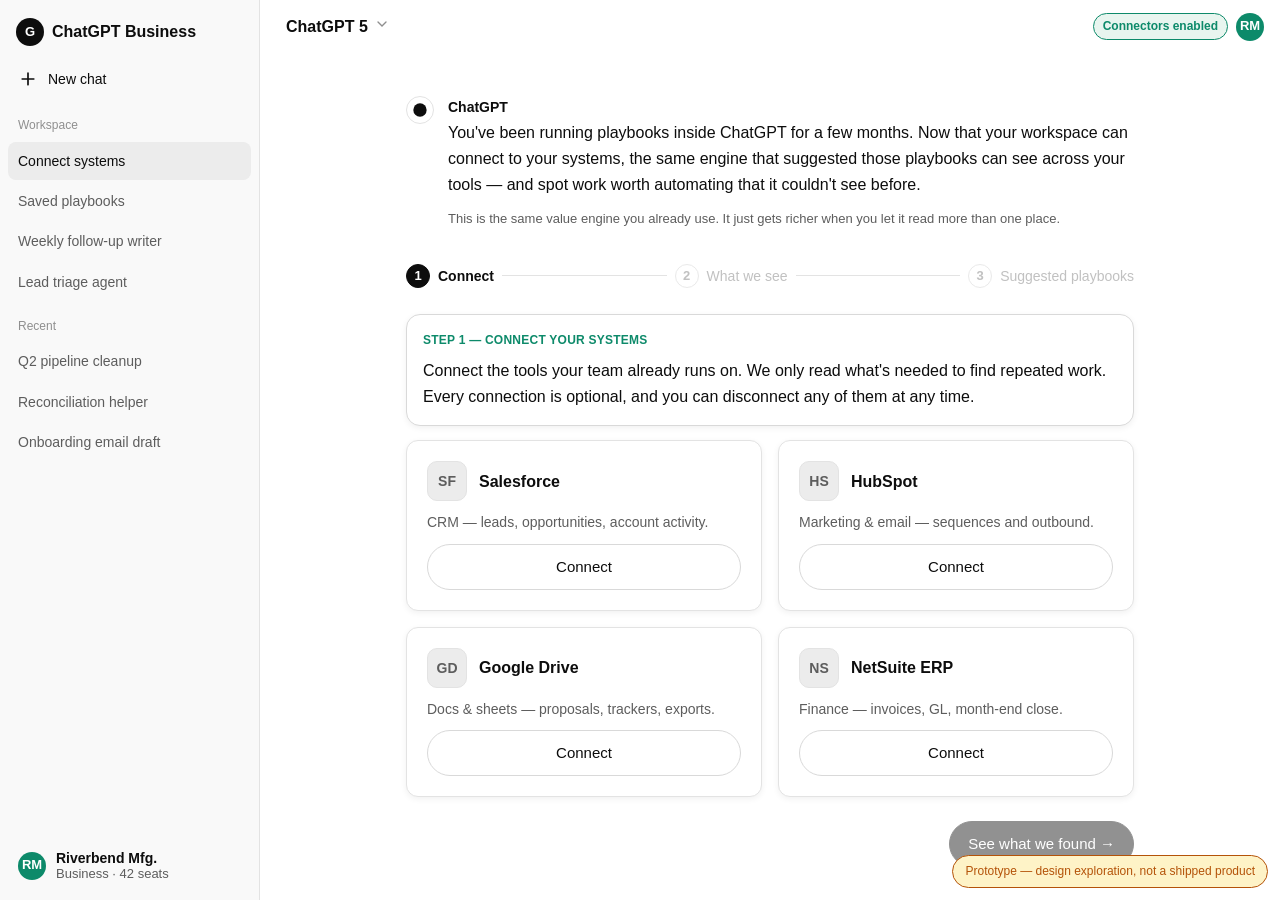
<file: prototypes/p2-connectors-playbooks.html>
<!DOCTYPE html>
<html lang="en">
<head>
<meta charset="UTF-8">
<meta name="viewport" content="width=device-width, initial-scale=1.0">
<title>ChatGPT — Connect your systems</title>
<link rel="stylesheet" href="../assets/gpt-ui.css">
<style>
  /* Local touches only — leans on gpt-ui.css for everything structural */
  .stepper { display:flex; align-items:center; gap:8px; max-width:var(--content-max); margin:0 auto 22px; padding:4px 0; }
  .stepper .step { display:flex; align-items:center; gap:8px; color:var(--text-3); font-size:14px; }
  .stepper .step .num { width:24px; height:24px; border-radius:50%; border:1px solid var(--border-2);
    display:grid; place-items:center; font-size:13px; font-weight:600; color:var(--text-3); background:var(--bg-elev); }
  .stepper .step.active { color:var(--text); font-weight:600; }
  .stepper .step.active .num { background:var(--text); color:var(--bg); border-color:var(--text); }
  .stepper .step.done .num { background:var(--accent); color:#fff; border-color:var(--accent); }
  .stepper .step.done { color:var(--text-2); }
  .stepper .line { flex:1; height:1px; background:var(--border); }
  .stepper .step.locked { opacity:.55; }

  .connector { display:flex; flex-direction:column; gap:10px; }
  .connector .head { display:flex; align-items:center; gap:12px; }
  .connector .logo { width:40px; height:40px; border-radius:10px; display:grid; place-items:center;
    font-weight:700; font-size:14px; color:var(--text-2); background:var(--hover);
    border:1px solid var(--border); flex:none; }
  .connector .name { font-weight:600; }
  .connector .desc { color:var(--text-2); font-size:14px; }
  .connector .foot { margin-top:auto; }

  .pattern-row { display:flex; gap:12px; padding:12px 0; border-bottom:1px solid var(--border); }
  .pattern-row:last-child { border-bottom:0; }
  .pattern-row .dot { width:8px; height:8px; border-radius:50%; background:var(--warn); margin-top:8px; flex:none; }
  .pattern-row .ev { color:var(--text-3); font-size:13px; margin-top:2px; }

  .playbook .pb-pattern { font-size:13px; color:var(--text-2); }
  .playbook .pb-title { font-weight:600; font-size:16px; margin:6px 0 4px; }
  .playbook .pb-time { font-size:13px; color:var(--accent); font-weight:600; }
  .playbook .pb-foot { display:flex; align-items:center; gap:10px; margin-top:14px; flex-wrap:wrap; }

  .nav-actions { display:flex; justify-content:space-between; max-width:var(--content-max);
    margin:24px auto 0; gap:12px; }

  .empty-note { max-width:var(--content-max); margin:0 auto; }
</style>
</head>
<body class="gpt light">
<div class="gpt-app">

  <!-- SIDEBAR -->
  <aside class="gpt-sidebar">
    <div class="brand">
      <span class="avatar" style="background:#0d0d0d;">G</span>
      <span>ChatGPT Business</span>
    </div>
    <div class="newchat"><svg width="20" height="20" viewBox="0 0 24 24" fill="none" stroke="currentColor" stroke-width="2" stroke-linecap="round"><path d="M12 5v14M5 12h14"/></svg> New chat</div>

    <div class="section-label">Workspace</div>
    <div class="nav-item active">Connect systems</div>
    <div class="nav-item">Saved playbooks</div>
    <div class="nav-item">Weekly follow-up writer</div>
    <div class="nav-item">Lead triage agent</div>

    <div class="section-label">Recent</div>
    <div class="nav-item">Q2 pipeline cleanup</div>
    <div class="nav-item">Reconciliation helper</div>
    <div class="nav-item">Onboarding email draft</div>

    <div class="spacer"></div>
    <div class="acct">
      <span class="avatar">RM</span>
      <div style="line-height:1.2;">
        <div style="font-size:14px;font-weight:600;">Riverbend Mfg.</div>
        <div class="small muted">Business · 42 seats</div>
      </div>
    </div>
  </aside>

  <!-- MAIN -->
  <main class="gpt-main">
    <div class="gpt-topbar">
      <div class="model">ChatGPT 5 <span class="chev"><svg width="16" height="16" viewBox="0 0 24 24" fill="none" stroke="currentColor" stroke-width="2" stroke-linecap="round"><path d="M6 9l6 6 6-6"/></svg></span></div>
      <div class="right">
        <span class="badge green">Connectors enabled</span>
        <span class="avatar">RM</span>
      </div>
    </div>

    <div class="gpt-scroll">
      <div class="thread">

        <!-- Assistant intro -->
        <div class="msg assistant">
          <div class="assistant-mark"><svg width="16" height="16" viewBox="0 0 24 24" fill="currentColor"><path d="M12 2a10 10 0 100 20 10 10 0 000-20z"/></svg></div>
          <div class="body">
            <div class="name">ChatGPT</div>
            <p>You've been running playbooks inside ChatGPT for a few months. Now that your workspace can connect to your systems, the same engine that suggested those playbooks can see across your tools — and spot work worth automating that it couldn't see before.</p>
            <p class="small muted">This is the same value engine you already use. It just gets richer when you let it read more than one place.</p>
          </div>
        </div>

        <!-- STEPPER -->
        <div class="stepper" id="stepper">
          <div class="step active" data-stepnum="1"><span class="num">1</span> Connect</div>
          <div class="line"></div>
          <div class="step locked" data-stepnum="2"><span class="num">2</span> What we see</div>
          <div class="line"></div>
          <div class="step locked" data-stepnum="3"><span class="num">3</span> Suggested playbooks</div>
        </div>

        <!-- ====== STEP 1: CONNECT ====== -->
        <section id="step-1">
          <div class="proactive">
            <div class="eyebrow">STEP 1 — CONNECT YOUR SYSTEMS</div>
            <p style="margin:8px 0 0;">Connect the tools your team already runs on. We only read what's needed to find repeated work. Every connection is optional, and you can disconnect any of them at any time.</p>
          </div>

          <div class="grid cols-2" id="connector-grid">
            <!-- cards injected by JS -->
          </div>

          <div class="nav-actions">
            <span></span>
            <button class="btn" id="to-step-2" disabled>See what we found →</button>
          </div>
        </section>

        <!-- ====== STEP 2: DIAGNOSTIC ====== -->
        <section id="step-2" style="display:none;">
          <div class="msg assistant" style="margin-top:0;">
            <div class="assistant-mark"><svg width="16" height="16" viewBox="0 0 24 24" fill="currentColor"><path d="M12 2a10 10 0 100 20 10 10 0 000-20z"/></svg></div>
            <div class="body">
              <div class="name">ChatGPT</div>
              <p>Here is what we see across your connected systems. These are patterns we detected from your own data — nothing has been changed, and nothing runs until you set it up.</p>
              <div class="proactive">
                <div class="eyebrow">DETECTED PATTERNS · <span id="diag-source">based on connected systems</span></div>
                <div id="pattern-list"></div>
                <p class="small muted" style="margin:14px 0 0;">We only flag work we've seen repeat — not one-offs.</p>
              </div>
            </div>
          </div>

          <div class="nav-actions">
            <button class="btn secondary" id="back-to-1">← Back to connections</button>
            <button class="btn" id="to-step-3">Turn these into playbooks →</button>
          </div>
        </section>

        <!-- ====== STEP 3: SUGGESTED PLAYBOOKS ====== -->
        <section id="step-3" style="display:none;">
          <div class="msg assistant" style="margin-top:0;">
            <div class="assistant-mark"><svg width="16" height="16" viewBox="0 0 24 24" fill="currentColor"><path d="M12 2a10 10 0 100 20 10 10 0 000-20z"/></svg></div>
            <div class="body">
              <div class="name">ChatGPT</div>
              <p>For each pattern we found, here's a playbook you can set up. Same engine that's been suggesting workflows all along — now it can propose ones that span your connected systems. Estimated time saved is our best guess from the volume we observed; we'll show real numbers once a playbook has run.</p>
            </div>
          </div>
          <div class="grid cols-2" id="playbook-grid"></div>

          <div class="nav-actions">
            <button class="btn secondary" id="back-to-2">← Back to what we see</button>
            <span class="small muted" style="align-self:center;" id="setup-tally">0 playbooks set up</span>
          </div>
        </section>

      </div>
    </div>

  </main>
</div>

<div class="proto-flag">Prototype — design exploration, not a shipped product</div>

<script>
(function () {
  // ---- Mock data: realistic small US/Irish SMB (Riverbend Manufacturing) ----
  const connectors = [
    { id:"sfdc",   name:"Salesforce",  letter:"SF", desc:"CRM — leads, opportunities, account activity." },
    { id:"hubspot",name:"HubSpot",     letter:"HS", desc:"Marketing & email — sequences and outbound." },
    { id:"gdrive", name:"Google Drive",letter:"GD", desc:"Docs & sheets — proposals, trackers, exports." },
    { id:"erp",    name:"NetSuite ERP",letter:"NS", desc:"Finance — invoices, GL, month-end close." }
  ];

  // Patterns keyed to which connector reveals them.
  const patterns = [
    { id:"p1", req:["sfdc"],
      title:"Leads sit ~6 days before anyone makes first contact",
      evidence:"312 inbound leads in the last 90 days · median first-touch 6.1 days · 38% never touched" },
    { id:"p2", req:["hubspot","sfdc"],
      title:"Reps rewrite essentially the same follow-up email every week",
      evidence:"~47 follow-ups/week · 71% are >80% similar to a prior send" },
    { id:"p3", req:["gdrive"],
      title:"The same proposal is rebuilt from scratch for each quote",
      evidence:"58 proposal docs created from blank in 90 days · 9 reused shared sections" },
    { id:"p4", req:["erp"],
      title:"Month-end reconciliation is done by hand against the bank export",
      evidence:"~3,400 GL lines matched manually each month · ~11 hrs logged at close" }
  ];

  // Playbooks, one per pattern. needsMore = honest gating tag when an extra system helps.
  const playbooks = {
    p1: { pattern:"Leads sit ~6 days before first touch",
          title:"Lead triage & first-touch agent",
          time:"~5 hrs/week", needsMore:null,
          blurb:"Watches new Salesforce leads, scores them, and drafts a first-touch message within minutes for a rep to approve." },
    p2: { pattern:"Reps rewrite the same follow-up weekly",
          title:"Weekly follow-up writer",
          time:"~3 hrs/week", needsMore:null,
          blurb:"Generates each rep's follow-ups from the deal's own history. You approve before anything sends." },
    p3: { pattern:"Proposals rebuilt from scratch each quote",
          title:"Proposal drafter",
          time:"~4 hrs/week", needsMore:"Pulls richer pricing if you connect your ERP",
          blurb:"Assembles a first-draft proposal from your reusable sections and the opportunity details in Drive." },
    p4: { pattern:"Month-end reconciliation done by hand",
          title:"Reconciliation assistant",
          time:"~9 hrs/month", needsMore:"Needs your bank feed connected to auto-match",
          blurb:"Matches GL lines to the bank export and flags only the exceptions for a human to review." }
  };

  const state = { connected:new Set(), setup:new Set() };

  // ---------- STEP 1 render ----------
  const grid = document.getElementById("connector-grid");
  connectors.forEach(c => {
    const card = document.createElement("div");
    card.className = "panel connector";
    card.innerHTML = `
      <div class="head">
        <div class="logo">${c.letter}</div>
        <div>
          <div class="name">${c.name}</div>
        </div>
      </div>
      <div class="desc">${c.desc}</div>
      <div class="foot">
        <button class="btn secondary block" data-conn="${c.id}">Connect</button>
      </div>`;
    grid.appendChild(card);
  });

  grid.addEventListener("click", e => {
    const btn = e.target.closest("[data-conn]");
    if (!btn) return;
    const id = btn.dataset.conn;
    if (state.connected.has(id)) {
      state.connected.delete(id);
      btn.textContent = "Connect";
      btn.classList.remove("ghost"); btn.classList.add("secondary");
    } else {
      state.connected.add(id);
      btn.textContent = "✓ Connected — disconnect";
      btn.classList.remove("secondary"); btn.classList.add("ghost");
    }
    refreshConnState();
  });

  function refreshConnState() {
    document.getElementById("to-step-2").disabled = state.connected.size < 1;
  }

  // ---------- STEP 2 render ----------
  function renderDiagnostic() {
    const list = document.getElementById("pattern-list");
    list.innerHTML = "";
    const found = patterns.filter(p => p.req.every(r => state.connected.has(r)));
    document.getElementById("diag-source").textContent =
      "based on " + [...state.connected].map(id => connectors.find(c=>c.id===id).name).join(", ");
    if (!found.length) {
      list.innerHTML = `<p class="small muted">No repeated patterns yet from what's connected. Connect another system to widen the view.</p>`;
    }
    found.forEach(p => {
      const row = document.createElement("div");
      row.className = "pattern-row";
      row.innerHTML = `<span class="dot"></span>
        <div><div>${p.title}</div><div class="ev">${p.evidence}</div></div>`;
      list.appendChild(row);
    });
  }

  // ---------- STEP 3 render ----------
  function renderPlaybooks() {
    const pg = document.getElementById("playbook-grid");
    pg.innerHTML = "";
    const found = patterns.filter(p => p.req.every(r => state.connected.has(r)));
    if (!found.length) {
      pg.innerHTML = `<p class="small muted empty-note">Connect a system to get suggested playbooks.</p>`;
    }
    found.forEach(p => {
      const pb = playbooks[p.id];
      const card = document.createElement("div");
      card.className = "panel playbook";
      const done = state.setup.has(p.id);
      card.innerHTML = `
        <div class="pb-pattern">Detected: ${pb.pattern}</div>
        <div class="pb-title">${pb.title}</div>
        <div class="muted small">${pb.blurb}</div>
        <div class="pb-time" style="margin-top:10px;">Est. time saved: ${pb.time}</div>
        <div class="pb-foot">
          <button class="btn ${done?'secondary':''}" data-setup="${p.id}" ${done?'disabled':''}>
            ${done ? '✓ Set up' : 'Set up'}
          </button>
          ${pb.needsMore ? `<span class="badge warn">${pb.needsMore}</span>` : `<span class="badge green">Ready to run</span>`}
        </div>`;
      pg.appendChild(card);
    });
    updateTally();
  }

  document.getElementById("playbook-grid").addEventListener("click", e => {
    const btn = e.target.closest("[data-setup]");
    if (!btn) return;
    state.setup.add(btn.dataset.setup);
    renderPlaybooks();
  });

  function updateTally() {
    const n = state.setup.size;
    document.getElementById("setup-tally").textContent =
      n === 1 ? "1 playbook set up" : n + " playbooks set up";
  }

  // ---------- Stepper navigation ----------
  function goto(step) {
    [1,2,3].forEach(s => document.getElementById("step-"+s).style.display = (s===step?"":"none"));
    document.querySelectorAll("#stepper .step").forEach(el => {
      const n = +el.dataset.stepnum;
      el.classList.toggle("active", n===step);
      el.classList.toggle("done", n<step);
      el.classList.toggle("locked", n>step);
    });
    if (step===2) renderDiagnostic();
    if (step===3) renderPlaybooks();
    document.querySelector(".gpt-scroll").scrollTop = 0;
  }

  document.getElementById("to-step-2").addEventListener("click", () => goto(2));
  document.getElementById("to-step-3").addEventListener("click", () => goto(3));
  document.getElementById("back-to-1").addEventListener("click", () => goto(1));
  document.getElementById("back-to-2").addEventListener("click", () => goto(2));

  refreshConnState();
})();
</script>
</body>
</html>
</file>
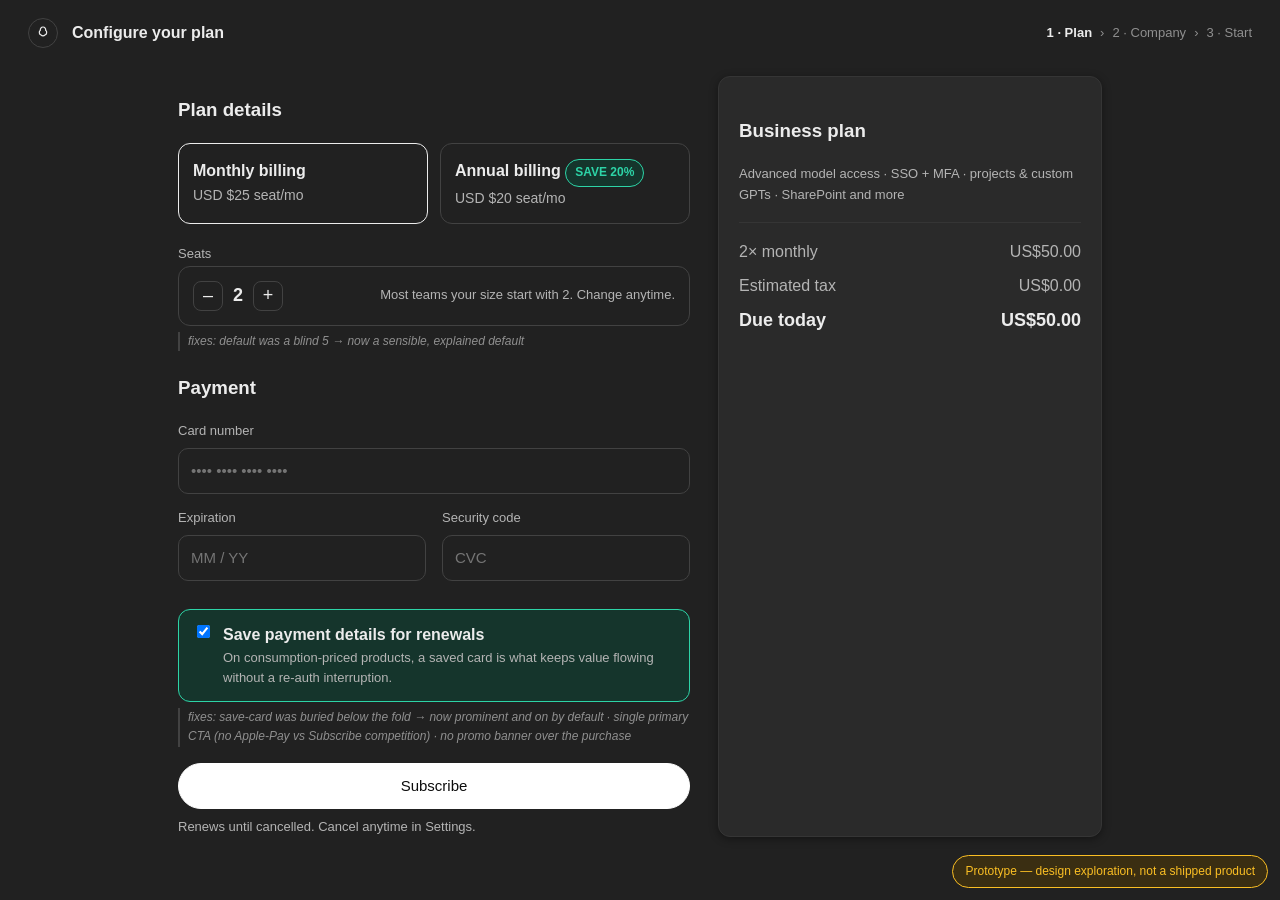
<file: prototypes/p3-signup.html>
<!DOCTYPE html>
<html lang="en">
<head>
<meta charset="utf-8"/>
<meta name="viewport" content="width=device-width, initial-scale=1"/>
<title>ChatGPT Business — reworked signup (prototype)</title>
<link rel="stylesheet" href="../assets/gpt-ui.css"/>
<style>
  /* P3-specific: faithful to the real dark Business checkout */
  .top { display:flex; align-items:center; gap:14px; padding:18px 28px; }
  .mark { width:30px; height:30px; border-radius:50%; border:1px solid var(--border-2); display:grid; place-items:center; }
  .stepper { display:flex; gap:8px; align-items:center; margin-left:auto; font-size:13px; color:var(--text-3); }
  .stepper .s.on { color:var(--text); font-weight:600; }
  .stepper .s.done { color:var(--accent); }
  .checkout { display:grid; grid-template-columns:1.2fr .9fr; gap:28px; max-width:980px; margin:10px auto; padding:0 28px 60px; }
  @media(max-width:820px){ .checkout{ grid-template-columns:1fr; } }
  .seg { display:grid; grid-template-columns:1fr 1fr; gap:12px; margin-bottom:16px; }
  .seg .opt { border:1px solid var(--border-2); border-radius:12px; padding:14px; cursor:pointer; }
  .seg .opt.sel { border-color:var(--text); }
  .seg .opt .p { font-size:14px; color:var(--text-2); }
  .stepfield { border:1px solid var(--border-2); border-radius:12px; padding:14px; display:flex; align-items:center; justify-content:space-between; }
  .stepfield .n { display:flex; gap:10px; align-items:center; }
  .stepbtn { width:30px; height:30px; border-radius:8px; border:1px solid var(--border-2); background:transparent; color:var(--text); cursor:pointer; font-size:18px; }
  .fix { font-size:12px; color:var(--text-3); font-style:italic; margin-top:6px; border-left:2px solid var(--border-2); padding-left:8px; }
  .save { display:flex; gap:10px; align-items:flex-start; border:1px solid var(--accent); background:var(--accent-soft); border-radius:12px; padding:12px 14px; margin-top:14px; }
  .summary .line { display:flex; justify-content:space-between; margin:8px 0; color:var(--text-2); }
  .summary .due { display:flex; justify-content:space-between; font-weight:700; color:var(--text); font-size:18px; margin-top:8px; }
  .research { max-width:680px; margin:6vh auto; text-align:center; }
  .spin { width:34px; height:34px; border:3px solid var(--border-2); border-top-color:var(--text); border-radius:50%; margin:0 auto 18px; animation:r 1s linear infinite; }
  @keyframes r { to { transform:rotate(360deg); } }
  .profile { text-align:left; }
  .editrow { display:grid; grid-template-columns:120px 1fr; gap:10px; align-items:center; margin:10px 0; }
  .editrow input { font:inherit; padding:8px 10px; border-radius:8px; border:1px solid var(--border-2); background:var(--bg); color:var(--text); }
  .starts { max-width:760px; margin:5vh auto; padding:0 20px; }
  .start { border:1px solid var(--border-2); border-radius:14px; padding:16px; margin:12px 0; display:flex; justify-content:space-between; gap:14px; align-items:center; }
  .start:hover { background:var(--hover); }
  .contrast { border:1px dashed var(--border-2); border-radius:12px; padding:14px; margin:18px 0; font-size:14px; color:var(--text-2); }
  .hidden { display:none; }
</style>
</head>
<body class="gpt dark">
<div class="top">
  <div class="mark"><svg width="16" height="16" viewBox="0 0 24 24" fill="none" stroke="currentColor" stroke-width="1.8" stroke-linecap="round" stroke-linejoin="round"><path d="M12 3a4 4 0 013.9 5 4 4 0 01-1 7 4 4 0 01-5.8 0 4 4 0 01-1-7A4 4 0 0112 3z"/></svg></div>
  <strong id="crumb">Configure your plan</strong>
  <div class="stepper">
    <span class="s on" id="st1">1 · Plan</span><span>›</span>
    <span class="s" id="st2">2 · Company</span><span>›</span>
    <span class="s" id="st3">3 · Start</span>
  </div>
</div>

<!-- STEP 1: checkout (audit-fixed) -->
<section id="step1" class="checkout">
  <div>
    <h3>Plan details</h3>
    <div class="seg">
      <div class="opt sel" id="optMo" onclick="setBill('mo')"><strong>Monthly billing</strong><div class="p">USD $25 seat/mo</div></div>
      <div class="opt" id="optYr" onclick="setBill('yr')"><strong>Annual billing</strong> <span class="badge green">SAVE 20%</span><div class="p">USD $20 seat/mo</div></div>
    </div>

    <label class="small muted">Seats</label>
    <div class="stepfield">
      <div class="n"><button class="stepbtn" onclick="seats(-1)">–</button><strong id="seatN" style="font-size:18px">2</strong><button class="stepbtn" onclick="seats(1)">+</button></div>
      <span class="small muted" id="seatHint">Most teams your size start with 2. Change anytime.</span>
    </div>
    <div class="fix">fixes: default was a blind 5 → now a sensible, explained default</div>

    <h3 style="margin-top:22px">Payment</h3>
    <div class="field"><label>Card number</label><input placeholder="•••• •••• •••• ••••"/></div>
    <div class="grid cols-2">
      <div class="field"><label>Expiration</label><input placeholder="MM / YY"/></div>
      <div class="field"><label>Security code</label><input placeholder="CVC"/></div>
    </div>
    <div class="save">
      <input type="checkbox" checked id="savecard"/>
      <div><strong>Save payment details for renewals</strong><div class="small muted">On consumption-priced products, a saved card is what keeps value flowing without a re-auth interruption.</div></div>
    </div>
    <div class="fix">fixes: save-card was buried below the fold → now prominent and on by default · single primary CTA (no Apple-Pay vs Subscribe competition) · no promo banner over the purchase</div>

    <button class="btn block" id="payBtn" style="margin-top:16px" onclick="pay()">Subscribe</button>
    <div class="small muted" id="payNote" style="margin-top:8px">Renews until cancelled. Cancel anytime in Settings.</div>
  </div>

  <div class="panel summary">
    <h3>Business plan</h3>
    <div class="small muted">Advanced model access · SSO + MFA · projects & custom GPTs · SharePoint and more</div>
    <hr class="divider"/>
    <div class="line"><span id="sumLine">2× monthly</span><span id="sumSub">US$50.00</span></div>
    <div class="line"><span>Estimated tax</span><span>US$0.00</span></div>
    <div class="due"><span>Due today</span><span id="sumDue">US$50.00</span></div>
  </div>
</section>

<!-- STEP 2: silent research agent -->
<section id="step2" class="research hidden">
  <div id="searching">
    <div class="spin"></div>
    <h2>Setting up your workspace</h2>
    <p class="muted">Looking up <strong>contact@ianjohnson.io</strong> so we can suggest where to start, instead of dropping you on a blank page.</p>
  </div>
  <div id="found" class="hidden">
    <div class="panel profile">
      <div class="eyebrow">What we found (you can correct any of this)</div>
      <div class="editrow"><label class="muted">Name</label><input id="fName" value="Ian Johnson"/></div>
      <div class="editrow"><label class="muted">Company</label><input id="fCo" value="Ian Johnson Studio"/></div>
      <div class="editrow"><label class="muted">Role</label><input id="fRole" value="Operations / owner"/></div>
      <div class="editrow"><label class="muted">Industry</label>
        <select id="fInd" style="font:inherit;padding:8px 10px;border-radius:8px;border:1px solid var(--border-2);background:var(--bg);color:var(--text)">
          <option>Manufacturing / print</option><option>Legal services</option><option>Field service</option><option>Professional services</option>
        </select>
      </div>
      <div class="small muted">Inferred from public business signals only. Nothing private was read, and nothing is connected yet.</div>
      <div class="fix">fixes: the old flow handed you an unguided template gallery (pull). This pushes a fit-to-you start.</div>
      <div style="display:flex;gap:10px;margin-top:14px">
        <button class="btn" onclick="goStarts()">Looks right, show my starting points</button>
        <button class="btn secondary" onclick="goStarts()">I edited it, re-tailor</button>
      </div>
    </div>
  </div>
</section>

<!-- STEP 3: pushed, role-fit starting points -->
<section id="step3" class="starts hidden">
  <h2 id="startsHead">Three places to start</h2>
  <p class="muted" id="startsSub">Based on a <span id="roleEcho">manufacturing</span> operator's typical week. One click runs it on your real work now, not "later."</p>
  <div id="startList"></div>

  <div class="contrast">
    <strong>Why this, not a template gallery.</strong> The gallery asks you to know what you need and which template fits, before you are in the work. Most operators do not. This brings the next step to you, in context, and stays quiet until there is a real pattern to act on.
  </div>

  <div class="panel">
    <div class="eyebrow">Connect knowledge (optional, explained)</div>
    <p class="small muted">Connecting a source makes answers specific to your business. Pick what fits. We do not default you into one.</p>
    <div class="grid cols-3" style="margin-top:10px">
      <button class="btn secondary" onclick="toggleConn(this)">Google Drive</button>
      <button class="btn secondary" onclick="toggleConn(this)">SharePoint</button>
      <button class="btn secondary" onclick="skipConn(this)">Skip for now</button>
    </div>
    <div class="fix">fixes: old flow silently defaulted to Google Drive with no rationale</div>
  </div>
</section>

<div class="proto-flag">Prototype — design exploration, not a shipped product</div>

<script>
let bill='mo', n=2;
const price=()=> bill==='mo'?25:20;
function setBill(b){ bill=b; document.getElementById('optMo').classList.toggle('sel',b==='mo'); document.getElementById('optYr').classList.toggle('sel',b==='yr'); sync(); }
function seats(d){ n=Math.max(1,n+d); document.getElementById('seatN').textContent=n; document.getElementById('seatHint').textContent = n<=2?'Most teams your size start with 2. Change anytime.':'You can add or remove seats anytime; billing follows active seats.'; sync(); }
function sync(){ const sub=(n*price()).toFixed(2); document.getElementById('sumLine').textContent=n+'× '+(bill==='mo'?'monthly':'annual'); document.getElementById('sumSub').textContent='US$'+sub; document.getElementById('sumDue').textContent='US$'+sub; }
function pay(){ const b=document.getElementById('payBtn'); b.textContent='Processing…'; b.disabled=true; setTimeout(()=>{ show('step2'); document.getElementById('st1').className='s done'; document.getElementById('st2').className='s on'; setTimeout(()=>{ document.getElementById('searching').classList.add('hidden'); document.getElementById('found').classList.remove('hidden'); },1600); },900); }
function show(id){ ['step1','step2','step3'].forEach(s=>document.getElementById(s).classList.toggle('hidden',s!==id)); }
const STARTERS={
 'Manufacturing / print':['Clean and dedupe a stock or order spreadsheet','Turn a supplier email into a quote','Draft a job-status update to a customer'],
 'Legal services':['Summarize a matter from uploaded notes (stays in this chat)','Draft a client status email','Turn a checklist into a reusable intake form'],
 'Field service':['Build a route from today’s jobs','Turn a call note into a work order','Draft an invoice from a completed job'],
 'Professional services':['Turn meeting notes into an action list','Draft a proposal section','Summarize a long thread into next steps']
};
function goStarts(){ const ind=document.getElementById('fInd').value; show('step3'); document.getElementById('st2').className='s done'; document.getElementById('st3').className='s on'; document.getElementById('crumb').textContent='Your starting points'; document.getElementById('roleEcho').textContent=ind.toLowerCase(); const list=document.getElementById('startList'); list.innerHTML=''; STARTERS[ind].forEach(s=>{ const d=document.createElement('div'); d.className='start'; d.innerHTML='<div><strong>'+s+'</strong><div class="small muted">Pushed because it fits your role. Runs on your real work.</div></div><button class="btn" onclick="runStart(this)">Run now</button>'; list.appendChild(d); }); }
function runStart(btn){ const row=btn.closest('.start'); btn.textContent='Running…'; btn.disabled=true; setTimeout(()=>{ row.style.borderColor='var(--accent)'; btn.outerHTML='<span class="badge green">Done · saved as a tool</span>'; },900); }
function toggleConn(btn){ if(!btn.dataset.lbl) btn.dataset.lbl=btn.textContent; const on=btn.classList.toggle('sel'); btn.style.borderColor= on?'var(--accent)':''; btn.textContent= on? btn.dataset.lbl+' · connected' : btn.dataset.lbl; }
function skipConn(b){ b.textContent='Skipped — you can connect later'; b.disabled=true; }
sync();
</script>
</body>
</html>
</file>
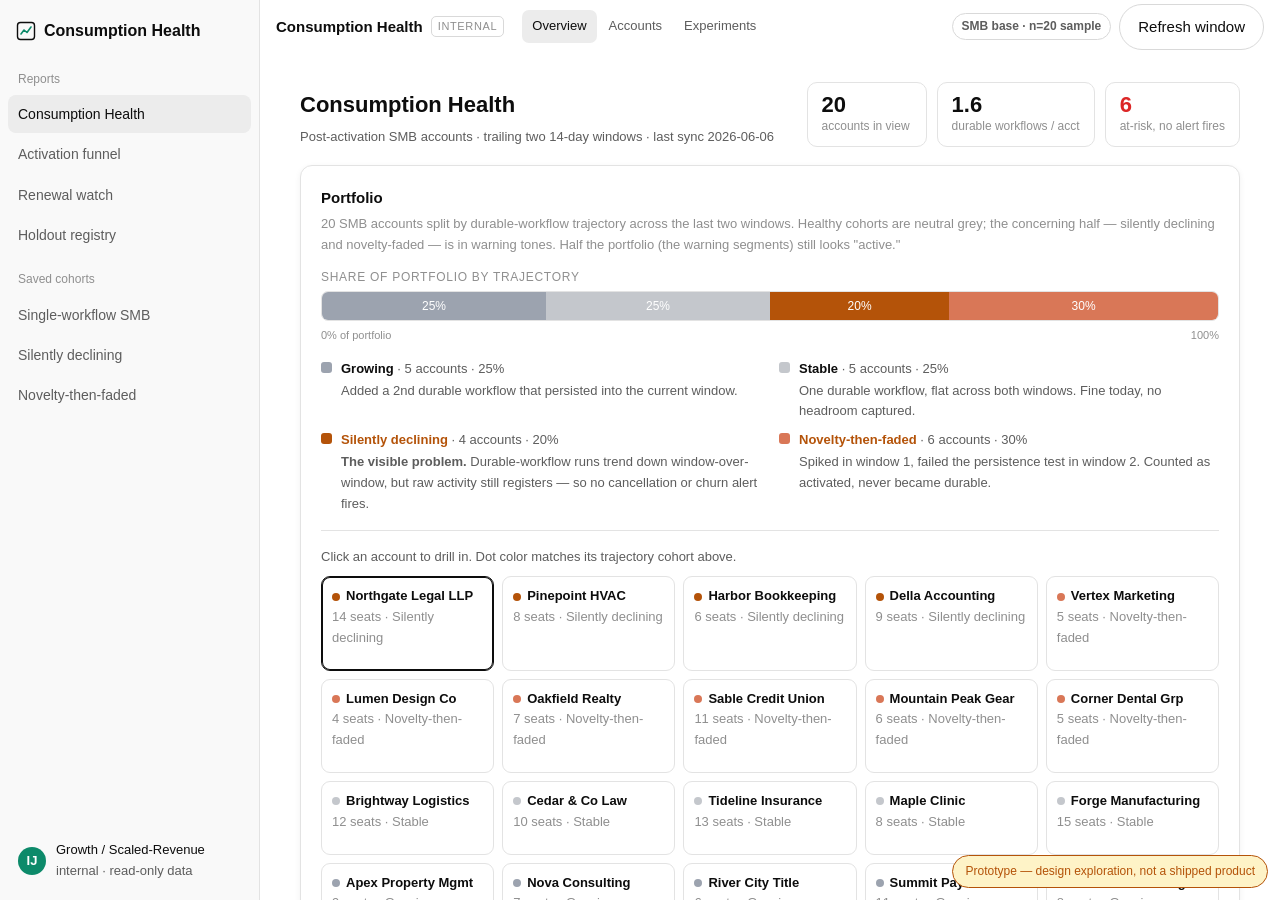
<file: prototypes/p4-consumption-health.html>
<!DOCTYPE html>
<html lang="en">
<head>
<meta charset="utf-8" />
<meta name="viewport" content="width=device-width, initial-scale=1" />
<title>Consumption Health — Internal Operator Console</title>
<link rel="stylesheet" href="../assets/gpt-ui.css" />
<style>
  /* Minimal additions on top of gpt-ui.css — keep instrument-like, sober. */

  /* Internal-tool chrome (override consumer ChatGPT look) */
  .tool-sidebar .brand svg { flex:none; }
  .tool-topbar { gap:18px; }
  .tool-title { font-weight:600; font-size:15px; display:flex; align-items:center; gap:8px; }
  .tool-title .tool-scope { font-size:11px; font-weight:500; text-transform:uppercase; letter-spacing:.06em;
    color:var(--text-3); border:1px solid var(--border-2); border-radius:5px; padding:1px 6px; }
  .tool-nav { display:flex; gap:2px; }
  .tool-nav-link { font-size:13px; color:var(--text-2); padding:6px 10px; border-radius:7px; cursor:pointer; text-decoration:none; }
  .tool-nav-link:hover { background:var(--hover); }
  .tool-nav-link.active { color:var(--text); background:var(--hover); }
  @media (max-width:680px){ .tool-nav{ display:none; } }

  .console-head { display:flex; align-items:flex-end; justify-content:space-between; gap:16px; margin-bottom:18px; flex-wrap:wrap; }
  .console-head h1 { font-size:22px; margin:0 0 4px; }
  .kpi-row { display:flex; gap:10px; flex-wrap:wrap; }
  .kpi { border:1px solid var(--border); border-radius:10px; padding:10px 14px; background:var(--bg-elev); min-width:120px; }
  .kpi .n { font-size:22px; font-weight:600; line-height:1.1; }
  .kpi .l { font-size:12px; color:var(--text-3); }
  .kpi.alert .n { color:var(--danger); }

  /* Portfolio: single 100% part-to-whole stacked bar */
  .stackbar { display:flex; height:30px; border-radius:7px; overflow:hidden; border:1px solid var(--border); margin:4px 0 6px; }
  .stackbar > span { display:flex; align-items:center; justify-content:center; height:100%;
    font-size:12px; font-variant-numeric:tabular-nums; color:#fff; min-width:0; }
  .seg-grow   { background:#9ca3af; }            /* healthy → neutral */
  .seg-stable { background:#c4c7cc; color:var(--text); } /* healthy → neutral */
  .seg-decline{ background:var(--warn); }        /* concerning → muted warning */
  .seg-novelty{ background:#d97757; }            /* concerning → muted warning */
  .stack-axis { display:flex; justify-content:space-between; font-size:11px; color:var(--text-3);
    font-variant-numeric:tabular-nums; margin-top:2px; }
  .stack-axis .axis-title { color:var(--text-3); }
  .cohort-legend { display:grid; grid-template-columns:1fr 1fr; gap:8px 18px; margin-top:14px; }
  @media (max-width:560px){ .cohort-legend{ grid-template-columns:1fr; } }
  .cohort-row { display:flex; gap:9px; align-items:flex-start; font-size:13px; }
  .cohort-row .swatch { flex:none; width:11px; height:11px; border-radius:3px; margin-top:3px; }
  .cohort-row .ttl { font-weight:600; }
  .cohort-row .ttl .cnt { font-weight:400; color:var(--text-2); font-variant-numeric:tabular-nums; }
  .cohort-row.concern .ttl { color:var(--warn); }
  .cohort-row .note { color:var(--text-2); margin-top:1px; }
  .sw-grow{background:#9ca3af;} .sw-stable{background:#c4c7cc;} .sw-decline{background:var(--warn);} .sw-novelty{background:#d97757;}

  /* Account grid */
  .acct-grid { display:grid; grid-template-columns:repeat(auto-fill,minmax(150px,1fr)); gap:8px; }
  .acct-cell { border:1px solid var(--border); border-radius:9px; padding:9px 10px; cursor:pointer; background:var(--bg-elev); }
  .acct-cell:hover { background:var(--hover); }
  .acct-cell.sel { border-color:var(--text); box-shadow:0 0 0 1px var(--text) inset; }
  .acct-cell .nm { font-size:13px; font-weight:600; white-space:nowrap; overflow:hidden; text-overflow:ellipsis; }
  .acct-cell .sub { font-size:11px; color:var(--text-3); }
  .dot { display:inline-block; width:8px; height:8px; border-radius:50%; margin-right:6px; vertical-align:middle; }
  .d-grow{background:#9ca3af;} .d-stable{background:#c4c7cc;} .d-decline{background:var(--warn);} .d-novelty{background:#d97757;}

  .defn-list { margin:0; padding:0; list-style:none; }
  .defn-list li { padding:10px 0; border-bottom:1px solid var(--border); display:flex; gap:12px; }
  .defn-list li:last-child { border-bottom:0; }
  .defn-list .badge { flex:none; margin-top:1px; }
  .defn-list .txt { font-size:14px; }
  .defn-list .txt b { font-weight:600; }
  .modes { display:grid; grid-template-columns:1fr 1fr; gap:12px; margin-top:6px; }
  .mode { border:1px solid var(--border); border-radius:9px; padding:12px; }
  .mode .h { font-size:13px; font-weight:600; margin-bottom:3px; }
  .mode .d { font-size:13px; color:var(--text-2); }
  @media (max-width:560px){ .modes{grid-template-columns:1fr;} }

  /* Drilldown */
  .drill-head { display:flex; align-items:center; gap:10px; flex-wrap:wrap; margin-bottom:6px; }
  .drill-head .nm { font-size:16px; font-weight:600; }
  .chart-wrap { position:relative; border:1px solid var(--border); border-radius:10px; padding:8px; background:var(--bg-elev); }
  .legend { display:flex; gap:16px; font-size:12px; color:var(--text-2); margin-top:8px; flex-wrap:wrap; }
  .legend i { display:inline-block; width:18px; height:0; border-top:2px solid; margin-right:5px; vertical-align:middle; }
  .flag-line { font-size:13px; color:var(--danger); margin-top:10px; display:flex; gap:8px; align-items:flex-start; }
  .flag-line svg { flex:none; margin-top:1px; }

  /* Experiment */
  .exp-grid { display:grid; grid-template-columns:1fr 1fr; gap:12px; }
  @media (max-width:560px){ .exp-grid{grid-template-columns:1fr;} }
  .exp-cell { border:1px solid var(--border); border-radius:10px; padding:14px; }
  .exp-cell .lab { font-size:12px; color:var(--text-3); text-transform:uppercase; letter-spacing:.05em; }
  .exp-cell .big { font-size:26px; font-weight:600; font-variant-numeric:tabular-nums; }
  .exp-cell .delta { font-size:13px; color:var(--text-2); margin-top:2px; }
  .honest { font-size:13px; color:var(--text-2); border-left:3px solid var(--warn); padding:8px 12px; background:var(--warn-soft); border-radius:0 8px 8px 0; margin-top:12px; }
  .pill-toggle { display:inline-flex; border:1px solid var(--border-2); border-radius:999px; overflow:hidden; }
  .pill-toggle button { border:0; background:transparent; padding:6px 14px; cursor:pointer; font:inherit; font-size:13px; color:var(--text-2); }
  .pill-toggle button.on { background:var(--text); color:var(--bg); }
  .panel h3 { margin:0 0 4px; font-size:15px; }
  .panel .sub { font-size:13px; color:var(--text-3); margin:0 0 12px; }
</style>
</head>
<body class="gpt light">
<div class="gpt-app">

  <!-- Sidebar: internal-tool nav (no New chat, no model picker) -->
  <aside class="gpt-sidebar tool-sidebar">
    <div class="brand">
      <svg width="20" height="20" viewBox="0 0 20 20" fill="none" aria-hidden="true">
        <rect x="1.5" y="1.5" width="17" height="17" rx="3" stroke="var(--text)" stroke-width="1.4"/>
        <path d="M5 13l3-4 3 2.5L15 6" stroke="var(--accent)" stroke-width="1.6" stroke-linecap="round" stroke-linejoin="round"/>
      </svg>
      <span>Consumption Health</span>
    </div>
    <div class="section-label">Reports</div>
    <div class="nav-item active">Consumption Health</div>
    <div class="nav-item">Activation funnel</div>
    <div class="nav-item">Renewal watch</div>
    <div class="nav-item">Holdout registry</div>
    <div class="section-label">Saved cohorts</div>
    <div class="nav-item">Single-workflow SMB</div>
    <div class="nav-item">Silently declining</div>
    <div class="nav-item">Novelty-then-faded</div>
    <div class="spacer"></div>
    <div class="acct">
      <span class="avatar">IJ</span>
      <div style="font-size:13px;">
        <div>Growth / Scaled-Revenue</div>
        <div class="muted small">internal · read-only data</div>
      </div>
    </div>
  </aside>

  <!-- Main -->
  <main class="gpt-main">
    <div class="gpt-topbar tool-topbar">
      <div class="tool-title">Consumption Health <span class="tool-scope">internal</span></div>
      <nav class="tool-nav">
        <a class="tool-nav-link active">Overview</a>
        <a class="tool-nav-link">Accounts</a>
        <a class="tool-nav-link">Experiments</a>
      </nav>
      <div class="right">
        <span class="badge">SMB base · n=20 sample</span>
        <button class="btn secondary" id="refreshBtn">Refresh window</button>
      </div>
    </div>

    <div class="gpt-scroll">
      <div class="wrap">

        <div class="console-head">
          <div>
            <h1>Consumption Health</h1>
            <div class="muted small">Post-activation SMB accounts · trailing two 14-day windows · last sync 2026-06-06</div>
          </div>
          <div class="kpi-row">
            <div class="kpi"><div class="n">20</div><div class="l">accounts in view</div></div>
            <div class="kpi"><div class="n">1.6</div><div class="l">durable workflows / acct</div></div>
            <div class="kpi alert"><div class="n" id="kpiRisk">6</div><div class="l">at-risk, no alert fires</div></div>
          </div>
        </div>

        <!-- Panel 1: PORTFOLIO -->
        <section class="panel" style="margin-bottom:16px;">
          <h3>Portfolio</h3>
          <p class="sub">20 SMB accounts split by durable-workflow trajectory across the last two windows. Healthy cohorts are neutral grey; the concerning half — silently declining and novelty-faded — is in warning tones. Half the portfolio (the warning segments) still looks "active."</p>

          <div class="eyebrow" style="margin-bottom:4px;">Share of portfolio by trajectory</div>
          <div class="stackbar" role="img" aria-label="Stacked share of portfolio: Growing 25%, Stable 25%, Silently declining 20%, Novelty-then-faded 30%">
            <span class="seg-grow"    style="width:25%">25%</span>
            <span class="seg-stable"  style="width:25%">25%</span>
            <span class="seg-decline" style="width:20%">20%</span>
            <span class="seg-novelty" style="width:30%">30%</span>
          </div>
          <div class="stack-axis"><span class="axis-title">0% of portfolio</span><span>100%</span></div>

          <div class="cohort-legend">
            <div class="cohort-row">
              <span class="swatch sw-grow"></span>
              <div><div class="ttl">Growing <span class="cnt">· 5 accounts · 25%</span></div>
              <div class="note">Added a 2nd durable workflow that persisted into the current window.</div></div>
            </div>
            <div class="cohort-row">
              <span class="swatch sw-stable"></span>
              <div><div class="ttl">Stable <span class="cnt">· 5 accounts · 25%</span></div>
              <div class="note">One durable workflow, flat across both windows. Fine today, no headroom captured.</div></div>
            </div>
            <div class="cohort-row concern">
              <span class="swatch sw-decline"></span>
              <div><div class="ttl">Silently declining <span class="cnt">· 4 accounts · 20%</span></div>
              <div class="note"><b>The visible problem.</b> Durable-workflow runs trend down window-over-window, but raw activity still registers — so no cancellation or churn alert fires.</div></div>
            </div>
            <div class="cohort-row concern">
              <span class="swatch sw-novelty"></span>
              <div><div class="ttl">Novelty-then-faded <span class="cnt">· 6 accounts · 30%</span></div>
              <div class="note">Spiked in window 1, failed the persistence test in window 2. Counted as activated, never became durable.</div></div>
            </div>
          </div>

          <hr class="divider" />
          <div class="muted small" style="margin-bottom:8px;">Click an account to drill in. Dot color matches its trajectory cohort above.</div>
          <div class="acct-grid" id="acctGrid"></div>
        </section>

        <!-- Panel 2: DEFINITIONS -->
        <section class="panel" style="margin-bottom:16px;">
          <h3>What counts as a durable workflow</h3>
          <p class="sub">The metric is deliberately strict so a spike or raw activity can't qualify. A workflow counts only if all three hold:</p>
          <ul class="defn-list">
            <li>
              <span class="badge">1 · recurs</span>
              <span class="txt">At least <b>3 runs in 14 days</b>. A one-off or a demo doesn't register.</span>
            </li>
            <li>
              <span class="badge">2 · persists</span>
              <span class="txt">Present across <b>two consecutive windows</b>. This kills novelty pops — the spike that fades in window 2 fails here.</span>
            </li>
            <li>
              <span class="badge">3 · ties to outcome</span>
              <span class="txt">Linked to a <b>user-side outcome</b> (a finished artifact, a shipped decision), <b>not raw agent activity</b> — activity often <i>rises right before a budget cut</i> as a team scrambles, so counting activity reads a decline as health.</span>
            </li>
          </ul>
          <div style="margin-top:14px;">
            <div class="eyebrow">Two durable modes</div>
            <div class="modes">
              <div class="mode">
                <div class="h">Finished work-product</div>
                <div class="d">Account uses it to produce a deliverable that leaves the product — a contract draft, a report, a customer reply. Outcome = the artifact shipped.</div>
              </div>
              <div class="mode">
                <div class="h">Recurring thinking-partner</div>
                <div class="d">Account returns to reason through decisions on a cadence. Outcome = the decision made, measured by repeat sessions on the same job-to-be-done.</div>
              </div>
            </div>
          </div>
        </section>

        <!-- Panel 3: ACCOUNT DRILLDOWN -->
        <section class="panel" style="margin-bottom:16px;">
          <div class="drill-head">
            <span class="nm" id="drillName">Northgate Legal LLP</span>
            <span class="badge danger" id="drillBadge">Silently declining</span>
            <span class="muted small" id="drillMeta">14 seats · single-workflow: contract review</span>
          </div>
          <p class="sub">Durable-workflow runs per day, trailing 60 days. The dashed marker is where novelty wore off and decline began.</p>
          <div class="chart-wrap" id="chartWrap"></div>
          <div class="legend">
            <span><i style="border-color:var(--accent)"></i>durable runs/day</span>
            <span><i style="border-color:var(--text-3);border-top-style:dashed"></i>novelty wears off</span>
            <span><i style="border-color:var(--warn)"></i>raw activity (still flat → why nothing fires)</span>
          </div>
          <div class="flag-line">
            <svg width="16" height="16" viewBox="0 0 16 16" fill="none"><path d="M8 1l7 13H1L8 1z" stroke="currentColor" stroke-width="1.3"/><path d="M8 6v4M8 12h.01" stroke="currentColor" stroke-width="1.3" stroke-linecap="round"/></svg>
            <span><b>No cancellation alert would fire.</b> Logins, seats, and raw message volume are flat — the account looks alive. Only the durable-workflow line shows the account quietly disengaging, ~22 days before the renewal review.</span>
          </div>
        </section>

        <!-- Panel 4: EXPERIMENT -->
        <section class="panel">
          <div style="display:flex;align-items:center;justify-content:space-between;gap:12px;flex-wrap:wrap;">
            <div>
              <h3>Experiment · install-next-workflow</h3>
              <p class="sub" style="margin-bottom:0;">Randomized at signup. Treatment gets the value-realization engine; holdout gets nothing.</p>
            </div>
            <div class="pill-toggle" id="windowToggle">
              <button class="on" data-w="30">30-day</button>
              <button data-w="60">60-day</button>
            </div>
          </div>
          <div class="exp-grid" style="margin-top:14px;">
            <div class="exp-cell">
              <div class="lab">Treatment (engine on)</div>
              <div class="big" id="txWf">2.1</div>
              <div class="delta">durable workflows / account</div>
              <hr class="divider" />
              <div class="lab">Retained into window 2</div>
              <div class="big" id="txRet">81%</div>
            </div>
            <div class="exp-cell">
              <div class="lab">Holdout (engine off)</div>
              <div class="big" id="hoWf">1.4</div>
              <div class="delta">durable workflows / account</div>
              <hr class="divider" />
              <div class="lab">Retained into window 2</div>
              <div class="big" id="hoRet">67%</div>
            </div>
          </div>
          <div class="honest" id="honestNote">
            <b>Read this honestly:</b> more workflows <i>correlates</i> with retention. The lift above (+0.7 workflows, +14pts retained) is suggestive, not yet causal — only the randomized holdout proves the engine <i>caused</i> it rather than the engine simply selecting already-healthy accounts. We pre-commit to reporting a null if the gap doesn't hold.
          </div>
        </section>

      </div>
    </div>
  </main>
</div>

<div class="proto-flag">Prototype — design exploration, not a shipped product</div>

<script>
(function(){
  // ---- Mock SMB portfolio: 20 accounts ----
  var accounts = [
    {id:'northgate', name:'Northgate Legal LLP', bucket:'decline', seats:14, wf:'contract review'},
    {id:'pinepoint', name:'Pinepoint HVAC', bucket:'decline', seats:8, wf:'dispatch summaries'},
    {id:'harbor', name:'Harbor Bookkeeping', bucket:'decline', seats:6, wf:'reconciliation notes'},
    {id:'dellacc', name:'Della Accounting', bucket:'decline', seats:9, wf:'client memos'},
    {id:'vertexm', name:'Vertex Marketing', bucket:'novelty', seats:5, wf:'ad copy drafts'},
    {id:'lumen', name:'Lumen Design Co', bucket:'novelty', seats:4, wf:'brief generation'},
    {id:'oakfield', name:'Oakfield Realty', bucket:'novelty', seats:7, wf:'listing descriptions'},
    {id:'sablecu', name:'Sable Credit Union', bucket:'novelty', seats:11, wf:'policy lookup'},
    {id:'mtnpeak', name:'Mountain Peak Gear', bucket:'novelty', seats:6, wf:'product blurbs'},
    {id:'corner', name:'Corner Dental Grp', bucket:'novelty', seats:5, wf:'patient FAQ'},
    {id:'brightw', name:'Brightway Logistics', bucket:'stable', seats:12, wf:'route notes'},
    {id:'cedar', name:'Cedar & Co Law', bucket:'stable', seats:10, wf:'discovery review'},
    {id:'tideline', name:'Tideline Insurance', bucket:'stable', seats:13, wf:'claims triage'},
    {id:'maple', name:'Maple Clinic', bucket:'stable', seats:8, wf:'visit summaries'},
    {id:'forge', name:'Forge Manufacturing', bucket:'stable', seats:15, wf:'spec drafting'},
    {id:'apex', name:'Apex Property Mgmt', bucket:'grow', seats:9, wf:'tenant comms + leases'},
    {id:'novaco', name:'Nova Consulting', bucket:'grow', seats:7, wf:'research + decks'},
    {id:'rivertc', name:'River City Title', bucket:'grow', seats:6, wf:'title abstracts + memos'},
    {id:'summitp', name:'Summit Payroll', bucket:'grow', seats:11, wf:'tax notes + filings'},
    {id:'beacon', name:'Beacon Recruiting', bucket:'grow', seats:8, wf:'JD drafts + screens'}
  ];
  var bucketLabel = {grow:'Growing', stable:'Stable', decline:'Silently declining', novelty:'Novelty-then-faded'};
  var bucketBadge = {grow:'green', stable:'', decline:'danger', novelty:'warn'};
  var bucketDot   = {grow:'d-grow', stable:'d-stable', decline:'d-decline', novelty:'d-novelty'};

  // ---- Render account grid ----
  var grid = document.getElementById('acctGrid');
  function renderGrid(selId){
    grid.innerHTML = '';
    accounts.forEach(function(a){
      var cell = document.createElement('div');
      cell.className = 'acct-cell' + (a.id===selId ? ' sel' : '');
      cell.innerHTML = '<div class="nm"><span class="dot '+bucketDot[a.bucket]+'"></span>'+a.name+'</div>'+
                       '<div class="sub">'+a.seats+' seats · '+bucketLabel[a.bucket]+'</div>';
      cell.addEventListener('click', function(){ selectAccount(a.id); });
      grid.appendChild(cell);
    });
  }

  // ---- Drilldown: usage-over-time SVG ----
  // Each account: a durable-runs series (60 pts) with a novelty peak then decline,
  // plus a flat raw-activity series to show why nothing fires.
  function seriesFor(a){
    var n=60, durable=[], raw=[];
    var peakDay, base;
    if(a.bucket==='decline'){ peakDay=18; base=7; }
    else if(a.bucket==='novelty'){ peakDay=9; base=5; }
    else if(a.bucket==='stable'){ peakDay=14; base=6; }
    else { peakDay=12; base=6; }
    for(var d=0; d<n; d++){
      var v;
      if(a.bucket==='grow'){
        v = base + d*0.10 + (d>30? (d-30)*0.08:0);
      } else if(a.bucket==='stable'){
        v = base + Math.sin(d/4)*0.6;
      } else {
        // ramp to peak, then decline
        if(d<=peakDay){ v = base + (d/peakDay)*(a.bucket==='novelty'?6:5); }
        else {
          var decay = a.bucket==='novelty'? 0.55 : 0.20;
          v = (base + (a.bucket==='novelty'?6:5)) - (d-peakDay)*decay;
        }
      }
      v = Math.max(0.4, v + (Math.sin(d*1.7)*0.35));
      durable.push(v);
      // raw activity: stays roughly flat/high regardless — the trap
      raw.push(base + 4 + Math.sin(d/3)*0.8);
    }
    return {durable:durable, raw:raw, peakDay:peakDay};
  }

  function drawChart(a){
    var W=720, H=240, padL=34, padR=12, padT=14, padB=24;
    var s = seriesFor(a);
    var all = s.durable.concat(s.raw);
    var max = Math.max.apply(null, all)*1.1, min=0;
    var n = s.durable.length;
    function X(i){ return padL + (i/(n-1))*(W-padL-padR); }
    function Y(v){ return padT + (1-(v-min)/(max-min))*(H-padT-padB); }
    function path(arr){
      return arr.map(function(v,i){ return (i?'L':'M')+X(i).toFixed(1)+' '+Y(v).toFixed(1); }).join(' ');
    }
    var gx = '';
    // baseline + a couple gridlines
    [0,0.5,1].forEach(function(f){
      var y = padT + f*(H-padT-padB);
      gx += '<line x1="'+padL+'" y1="'+y+'" x2="'+(W-padR)+'" y2="'+y+'" stroke="var(--border)" stroke-width="1"/>';
    });
    var peakX = X(s.peakDay);
    var showNovelty = (a.bucket==='decline' || a.bucket==='novelty');
    var marker = showNovelty
      ? '<line x1="'+peakX.toFixed(1)+'" y1="'+padT+'" x2="'+peakX.toFixed(1)+'" y2="'+(H-padB)+'" stroke="var(--text-3)" stroke-width="1.2" stroke-dasharray="4 3"/>'+
        '<text x="'+(peakX+5).toFixed(1)+'" y="'+(padT+12)+'" font-size="10" fill="var(--text-3)">novelty wears off</text>'
      : '';
    var svg =
      '<svg viewBox="0 0 '+W+' '+H+'" width="100%" preserveAspectRatio="xMidYMid meet" role="img" aria-label="usage over time">'+
        gx+
        marker+
        '<path d="'+path(s.raw)+'" fill="none" stroke="var(--warn)" stroke-width="1.6" stroke-dasharray="2 4" opacity="0.75"/>'+
        '<path d="'+path(s.durable)+'" fill="none" stroke="var(--accent)" stroke-width="2.4"/>'+
        '<text x="'+padL+'" y="'+(H-6)+'" font-size="10" fill="var(--text-3)">day 0</text>'+
        '<text x="'+(W-padR-30)+'" y="'+(H-6)+'" font-size="10" fill="var(--text-3)">day 60</text>'+
      '</svg>';
    document.getElementById('chartWrap').innerHTML = svg;
  }

  function selectAccount(id){
    var a = accounts.find(function(x){return x.id===id;});
    if(!a) return;
    document.getElementById('drillName').textContent = a.name;
    var badge = document.getElementById('drillBadge');
    badge.textContent = bucketLabel[a.bucket];
    badge.className = 'badge ' + (bucketBadge[a.bucket]||'');
    document.getElementById('drillMeta').textContent = a.seats + ' seats · single-workflow: ' + a.wf;
    var flag = document.querySelector('.flag-line');
    flag.style.display = (a.bucket==='grow') ? 'none' : 'flex';
    drawChart(a);
    renderGrid(id);
  }

  // ---- Experiment toggle ----
  var expData = {
    '30': {txWf:'2.1', txRet:'81%', hoWf:'1.4', hoRet:'67%',
           note:'more workflows <i>correlates</i> with retention. The 30-day lift (+0.7 workflows, +14pts retained) is suggestive, not yet causal — only the randomized holdout proves the engine <i>caused</i> it rather than selecting already-healthy accounts. We pre-commit to reporting a null if the gap doesn’t hold.'},
    '60': {txWf:'2.4', txRet:'78%', hoWf:'1.5', hoRet:'63%',
           note:'over 60 days the gap widens slightly (+0.9 workflows, +15pts retained), but a wider gap is still a correlation. Causation is only earned when the holdout, randomized at signup, rules out selection. We pre-commit to reporting a null if it doesn’t hold.'}
  };
  var toggle = document.getElementById('windowToggle');
  toggle.addEventListener('click', function(e){
    var b = e.target.closest('button'); if(!b) return;
    Array.prototype.forEach.call(toggle.querySelectorAll('button'), function(x){x.classList.remove('on');});
    b.classList.add('on');
    var d = expData[b.dataset.w];
    document.getElementById('txWf').textContent=d.txWf;
    document.getElementById('txRet').textContent=d.txRet;
    document.getElementById('hoWf').textContent=d.hoWf;
    document.getElementById('hoRet').textContent=d.hoRet;
    document.getElementById('honestNote').innerHTML='<b>Read this honestly:</b> '+d.note;
  });

  // ---- Refresh button: re-sync timestamp feel ----
  document.getElementById('refreshBtn').addEventListener('click', function(){
    this.textContent='Synced';
    var self=this;
    setTimeout(function(){ self.textContent='Refresh window'; }, 1400);
  });

  // init
  selectAccount('northgate');
})();
</script>
</body>
</html>
</file>
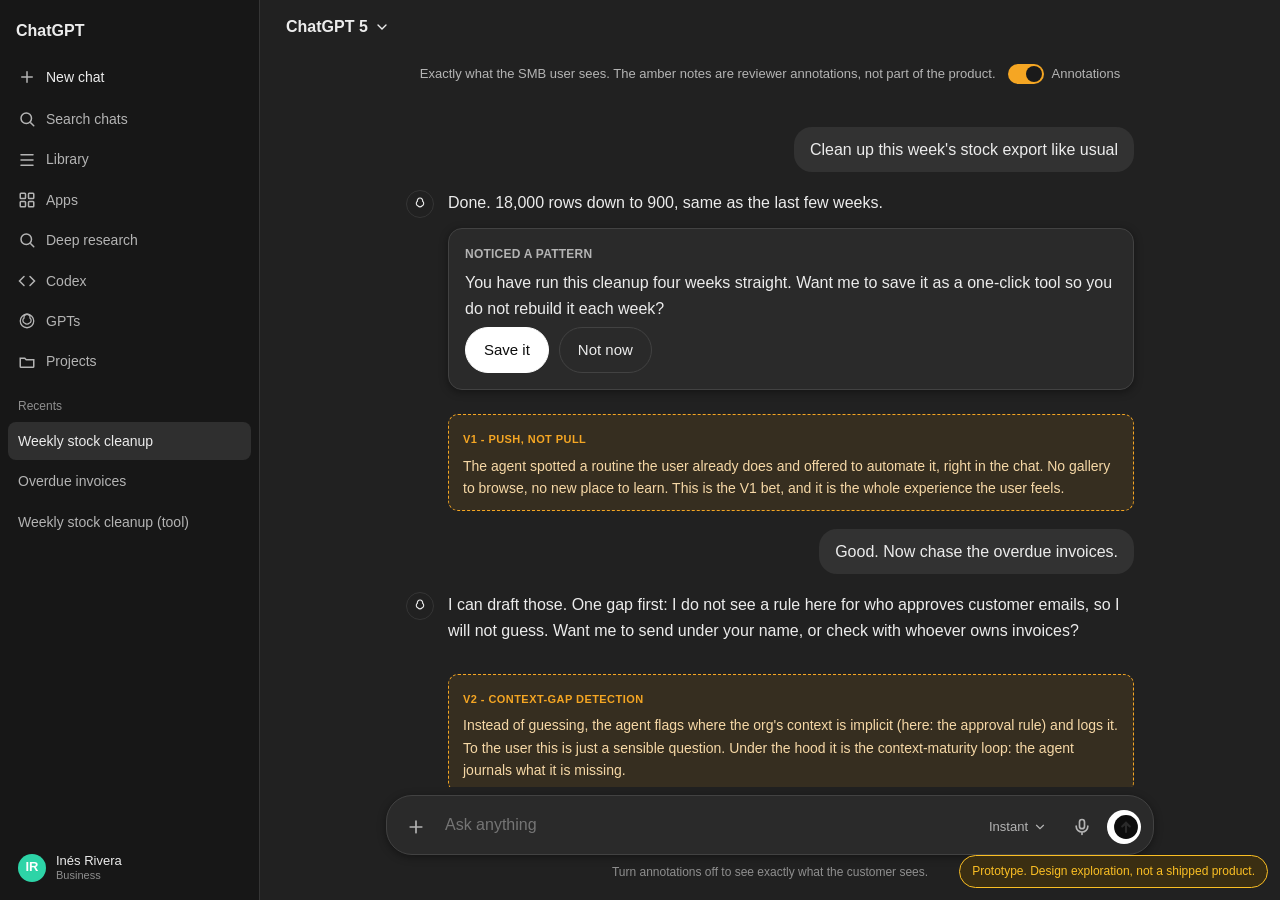
<file: prototypes/p5-context-maturity.html>
<!DOCTYPE html>
<html lang="en">
<head>
<meta charset="utf-8"/>
<meta name="viewport" content="width=device-width, initial-scale=1"/>
<title>Push + context loop, as the user sees it</title>
<link rel="stylesheet" href="../assets/gpt-ui.css"/>
<style>
  /* dark-locked, product colors from gpt-ui tokens. Annotations use a distinct amber so they read as reviewer notes, NOT product. */
  .navico { width:18px; height:18px; flex:none; color:var(--text-2); }
  .gpt-sidebar .nav-item { display:flex; align-items:center; gap:10px; }
  .acct { gap:10px; }
  .acct .biz { font-size:11px; color:var(--text-3); }
  .annobar { display:flex; align-items:center; gap:12px; max-width:var(--content-max); margin:0 auto; padding:10px 20px 0; }
  .annobar .muted { font-size:13px; }
  .toggle { margin-left:auto; display:flex; align-items:center; gap:8px; font-size:13px; color:var(--text-2); cursor:pointer; }
  .toggle .sw { width:36px; height:20px; border-radius:999px; background:#f5a623; position:relative; }
  .toggle .sw::after { content:""; position:absolute; top:2px; right:2px; width:16px; height:16px; border-radius:50%; background:#1a1a1a; transition:all .15s; }
  .toggle.off .sw { background:var(--border-2); }
  .toggle.off .sw::after { right:18px; }
  .proactive { border:1px solid var(--border-2); border-radius:14px; background:var(--bg-elev); padding:16px; margin:6px 0; }
  .proactive .eyebrow { color:var(--text-2); font-weight:600; font-size:12px; }
  /* AMBER reviewer annotations - clearly not part of the product */
  .annotation { border:1px dashed #f5a623; background:rgba(245,166,35,.10); padding:10px 14px; border-radius:10px; margin:4px 0 16px 42px; }
  .annotation .tag { color:#f5a623; font-weight:700; font-size:11px; letter-spacing:.04em; text-transform:uppercase; }
  .annotation p { margin:4px 0 0; color:#f6d8a6; font-size:14px; }
  .annohide .annotation { display:none; }
  .chip { display:inline-block; font-size:12px; color:var(--text-2); border:1px solid var(--border-2); border-radius:999px; padding:3px 10px; margin-top:8px; }
  .composer .pill { display:flex; align-items:center; gap:5px; font-size:13px; color:var(--text-2); padding:6px 10px; border-radius:999px; }
  .composer .pill:hover { background:var(--hover); }
</style>
</head>
<body class="gpt dark">
<div class="gpt-app">
  <aside class="gpt-sidebar">
    <div class="brand">ChatGPT</div>
    <div class="newchat"><svg class="navico" viewBox="0 0 24 24" fill="none" stroke="currentColor" stroke-width="2" stroke-linecap="round"><path d="M12 5v14M5 12h14"/></svg> New chat</div>
    <div class="nav-item"><svg class="navico" viewBox="0 0 24 24" fill="none" stroke="currentColor" stroke-width="2" stroke-linecap="round"><circle cx="11" cy="11" r="7"/><path d="M21 21l-4-4"/></svg> Search chats</div>
    <div class="nav-item"><svg class="navico" viewBox="0 0 24 24" fill="none" stroke="currentColor" stroke-width="2" stroke-linecap="round"><path d="M4 5h16M4 12h16M4 19h16"/></svg> Library</div>
    <div class="nav-item"><svg class="navico" viewBox="0 0 24 24" fill="none" stroke="currentColor" stroke-width="2" stroke-linecap="round"><rect x="3" y="3" width="7" height="7" rx="1"/><rect x="14" y="3" width="7" height="7" rx="1"/><rect x="3" y="14" width="7" height="7" rx="1"/><rect x="14" y="14" width="7" height="7" rx="1"/></svg> Apps</div>
    <div class="nav-item"><svg class="navico" viewBox="0 0 24 24" fill="none" stroke="currentColor" stroke-width="2" stroke-linecap="round"><circle cx="11" cy="11" r="7"/><path d="M21 21l-4-4"/></svg> Deep research</div>
    <div class="nav-item"><svg class="navico" viewBox="0 0 24 24" fill="none" stroke="currentColor" stroke-width="2" stroke-linecap="round"><path d="M16 18l6-6-6-6M8 6l-6 6 6 6"/></svg> Codex</div>
    <div class="nav-item"><svg class="navico" viewBox="0 0 24 24" fill="none" stroke="currentColor" stroke-width="1.7"><circle cx="12" cy="12" r="9"/><path d="M12 3a4 4 0 013.9 5 4 4 0 01-1 7 4 4 0 01-5.8 0 4 4 0 01-1-7A4 4 0 0112 3z"/></svg> GPTs</div>
    <div class="nav-item"><svg class="navico" viewBox="0 0 24 24" fill="none" stroke="currentColor" stroke-width="2" stroke-linecap="round"><path d="M3 7h6l2 2h10v9a1 1 0 01-1 1H4a1 1 0 01-1-1z"/></svg> Projects</div>
    <div class="section-label">Recents</div>
    <div class="nav-item active">Weekly stock cleanup</div>
    <div class="nav-item">Overdue invoices</div>
    <div class="nav-item hidden" id="savedTool">Weekly stock cleanup (tool)</div>
    <div class="spacer"></div>
    <div class="acct"><span class="avatar">IR</span><div style="font-size:13px;line-height:1.2">Inés Rivera<div class="biz">Business</div></div></div>
  </aside>
  <main class="gpt-main">
    <div class="gpt-topbar"><div class="model">ChatGPT 5 <svg width="16" height="16" viewBox="0 0 24 24" fill="none" stroke="currentColor" stroke-width="2" stroke-linecap="round"><path d="M6 9l6 6 6-6"/></svg></div></div>
    <div class="annobar">
      <span class="muted">Exactly what the SMB user sees. The amber notes are reviewer annotations, not part of the product.</span>
      <span class="toggle" id="toggle" onclick="toggleAnno()"><span class="sw"></span> Annotations</span>
    </div>
    <div class="gpt-scroll" id="scroll">
      <div class="thread" id="thread">

        <div class="msg user"><div class="bubble">Clean up this week's stock export like usual</div></div>
        <div class="msg assistant"><span class="assistant-mark"><svg width="16" height="16" viewBox="0 0 24 24" fill="none" stroke="currentColor" stroke-width="1.7" stroke-linecap="round" stroke-linejoin="round"><path d="M12 3a4 4 0 013.9 5 4 4 0 01-1 7 4 4 0 01-5.8 0 4 4 0 01-1-7A4 4 0 0112 3z"/></svg></span><div class="body"><p>Done. 18,000 rows down to 900, same as the last few weeks.</p>
          <div class="proactive"><div class="eyebrow">Noticed a pattern</div><p style="margin:6px 0">You have run this cleanup four weeks straight. Want me to save it as a one-click tool so you do not rebuild it each week?</p>
          <div style="display:flex;gap:10px"><button class="btn" onclick="saveTool(this)">Save it</button><button class="btn secondary">Not now</button></div>
          <div id="savedChip" style="display:none"><span class="chip">Saved to your sidebar</span></div></div>
        </div></div>
        <div class="annotation"><span class="tag">V1 - push, not pull</span><p>The agent spotted a routine the user already does and offered to automate it, right in the chat. No gallery to browse, no new place to learn. This is the V1 bet, and it is the whole experience the user feels.</p></div>

        <div class="msg user"><div class="bubble">Good. Now chase the overdue invoices.</div></div>
        <div class="msg assistant"><span class="assistant-mark"><svg width="16" height="16" viewBox="0 0 24 24" fill="none" stroke="currentColor" stroke-width="1.7" stroke-linecap="round" stroke-linejoin="round"><path d="M12 3a4 4 0 013.9 5 4 4 0 01-1 7 4 4 0 01-5.8 0 4 4 0 01-1-7A4 4 0 0112 3z"/></svg></span><div class="body"><p>I can draft those. One gap first: I do not see a rule here for who approves customer emails, so I will not guess. Want me to send under your name, or check with whoever owns invoices?</p></div></div>
        <div class="annotation"><span class="tag">V2 - context-gap detection</span><p>Instead of guessing, the agent flags where the org's context is implicit (here: the approval rule) and logs it. To the user this is just a sensible question. Under the hood it is the context-maturity loop: the agent journals what it is missing.</p></div>

        <div class="msg user"><div class="bubble">Dave, our accountant, signs off on anything invoice-related.</div></div>
        <div class="msg assistant"><span class="assistant-mark"><svg width="16" height="16" viewBox="0 0 24 24" fill="none" stroke="currentColor" stroke-width="1.7" stroke-linecap="round" stroke-linejoin="round"><path d="M12 3a4 4 0 013.9 5 4 4 0 01-1 7 4 4 0 01-5.8 0 4 4 0 01-1-7A4 4 0 0112 3z"/></svg></span><div class="body"><p>Got it. I will note that Dave (your external accountant) owns invoice approvals, and route these to him for a quick yes before anything sends. I will remember this for next time.</p><div class="chip">Context saved: 1 business rule</div></div></div>
        <div class="annotation"><span class="tag">V2 - the SMB wrinkle</span><p>The context lived with an outsourced provider (the accountant), not inside the company. The agent captured the business rule and will reach the right owner. Each gap filled raises the account's context-maturity, which is what unlocks more autonomy and provable ROI over time. V1 ships first; this deeper context-building is V2, gated by a cost and feasibility check.</p></div>

      </div>
    </div>
    <div class="composer-wrap"><div class="composer">
      <button class="icon-btn"><svg width="20" height="20" viewBox="0 0 24 24" fill="none" stroke="currentColor" stroke-width="2" stroke-linecap="round"><path d="M12 5v14M5 12h14"/></svg></button>
      <textarea class="ta" rows="1" placeholder="Ask anything"></textarea>
      <span class="pill">Instant <svg width="14" height="14" viewBox="0 0 24 24" fill="none" stroke="currentColor" stroke-width="2" stroke-linecap="round"><path d="M6 9l6 6 6-6"/></svg></span>
      <button class="icon-btn"><svg width="20" height="20" viewBox="0 0 24 24" fill="none" stroke="currentColor" stroke-width="2" stroke-linecap="round"><rect x="9" y="3" width="6" height="11" rx="3"/><path d="M5 11a7 7 0 0014 0M12 18v3"/></svg></button>
      <button class="icon-btn send"><svg width="26" height="26" viewBox="0 0 24 24"><circle cx="12" cy="12" r="11" fill="currentColor"/><path d="M12 16.5V8m-3.5 3.5L12 8l3.5 3.5" fill="none" stroke="var(--bg-elev)" stroke-width="2" stroke-linecap="round" stroke-linejoin="round"/></svg></button>
    </div><div class="composer-hint">Turn annotations off to see exactly what the customer sees.</div></div>
  </main>
</div>
<div class="proto-flag">Prototype. Design exploration, not a shipped product.</div>
<script>
function toggleAnno(){ const t=document.getElementById('toggle'); const off=t.classList.toggle('off'); document.getElementById('thread').classList.toggle('annohide', off); }
function saveTool(btn){ btn.parentElement.style.display='none'; document.getElementById('savedChip').style.display='block'; document.getElementById('savedTool').classList.remove('hidden'); }
</script>
</body>
</html>
</file>
<file: assets/gpt-ui.css>
/* gpt-ui.css — shared ChatGPT-fidelity design system for OAI-Interview prototypes
   Goal: prototypes should read as the real ChatGPT product.
   Reference: ChatGPT web app (Business), light + dark themes.
   Usage: <body class="gpt light"> ... or class="gpt dark".
   Components: .gpt-app (sidebar+main grid), .gpt-sidebar, .gpt-main, top bar,
   .thread/.msg (user/assistant), .composer, chips, plus generic .panel/.btn/.field
   for non-chat surfaces (signup, dashboards). Keep markup semantic; classes do the work. */

:root {
  --font: "Söhne", ui-sans-serif, -apple-system, BlinkMacSystemFont, "Segoe UI", Helvetica, Arial, sans-serif;
  --mono: ui-monospace, SFMono-Regular, "SF Mono", Menlo, Consolas, monospace;
  --radius: 12px;
  --radius-lg: 26px;
  --content-max: 768px;
  --sidebar-w: 260px;
}

/* ---------- Light theme (default) ---------- */
.gpt.light, .gpt {
  --bg: #ffffff;
  --bg-elev: #ffffff;
  --sidebar-bg: #f9f9f9;
  --hover: #ececec;
  --text: #0d0d0d;
  --text-2: #5d5d5d;
  --text-3: #8f8f8f;
  --border: #e3e3e3;
  --border-2: #d9d9d9;
  --user-bubble: #f4f4f4;
  --btn-ink: #ffffff;
  --btn-bg: #0d0d0d;
  --accent: #0d8a6a;        /* OpenAI-adjacent green, used sparingly for status */
  --accent-soft: #e8f5ef;
  --warn: #b45309;
  --warn-soft: #fef3c7;
  --danger: #dc2626;
  --shadow: 0 2px 6px rgba(0,0,0,.06);
}

/* ---------- Dark theme ---------- */
.gpt.dark {
  --bg: #212121;
  --bg-elev: #2a2a2a;
  --sidebar-bg: #171717;
  --hover: #2f2f2f;
  --text: #ececec;
  --text-2: #b4b4b4;
  --text-3: #8f8f8f;
  --border: #353535;
  --border-2: #424242;
  --user-bubble: #323232;
  --btn-ink: #0d0d0d;
  --btn-bg: #ffffff;
  --accent: #2dd4a7;
  --accent-soft: #15352c;
  --warn: #fbbf24;
  --warn-soft: #3a2e12;
  --danger: #f87171;
  --shadow: 0 2px 8px rgba(0,0,0,.4);
}

* { box-sizing: border-box; }
html, body { height: 100%; }
body.gpt {
  margin: 0; font-family: var(--font); color: var(--text); background: var(--bg);
  font-size: 16px; line-height: 1.6; -webkit-font-smoothing: antialiased;
}

/* ---------- App shell ---------- */
.gpt-app { display: grid; grid-template-columns: var(--sidebar-w) 1fr; height: 100vh; }
.gpt-app.no-sidebar { grid-template-columns: 1fr; }

/* ---------- Sidebar ---------- */
.gpt-sidebar { background: var(--sidebar-bg); border-right: 1px solid var(--border);
  display: flex; flex-direction: column; padding: 8px; gap: 2px; overflow-y: auto; }
.gpt-sidebar .brand { display:flex; align-items:center; gap:8px; padding:10px 8px; font-weight:600; }
.gpt-sidebar .newchat { display:flex; align-items:center; gap:10px; padding:10px 10px;
  border-radius: 10px; cursor:pointer; font-size:14px; color:var(--text); }
.gpt-sidebar .newchat:hover, .gpt-sidebar .nav-item:hover { background: var(--hover); }
.gpt-sidebar .section-label { font-size:12px; color:var(--text-3); padding:14px 10px 4px; }
.gpt-sidebar .nav-item { padding:8px 10px; border-radius:8px; cursor:pointer; font-size:14px;
  color:var(--text-2); white-space:nowrap; overflow:hidden; text-overflow:ellipsis; }
.gpt-sidebar .nav-item.active { background: var(--hover); color: var(--text); }
.gpt-sidebar .spacer { flex:1; }
.gpt-sidebar .acct { display:flex; align-items:center; gap:10px; padding:10px; border-radius:10px; cursor:pointer; }
.gpt-sidebar .acct:hover { background: var(--hover); }
.avatar { width:28px; height:28px; border-radius:50%; background:var(--accent); color:#fff;
  display:grid; place-items:center; font-size:13px; font-weight:600; flex:none; }

/* ---------- Main + top bar ---------- */
.gpt-main { display:flex; flex-direction:column; min-width:0; height:100vh; }
.gpt-topbar { display:flex; align-items:center; gap:10px; padding:10px 16px; height:54px;
  border-bottom:1px solid transparent; }
.gpt-topbar .model { display:flex; align-items:center; gap:6px; font-weight:600; font-size:16px;
  padding:6px 10px; border-radius:8px; cursor:pointer; color:var(--text); }
.gpt-topbar .model:hover { background:var(--hover); }
.gpt-topbar .model .chev { color:var(--text-3); }
.gpt-topbar .right { margin-left:auto; display:flex; gap:8px; align-items:center; }

/* ---------- Thread ---------- */
.gpt-scroll { flex:1; overflow-y:auto; }
.thread { max-width: var(--content-max); margin:0 auto; padding: 24px 20px 40px; }
.msg { display:flex; gap:14px; margin: 18px 0; }
.msg .who { flex:none; }
.msg.user { justify-content:flex-end; }
.msg.user .bubble { background:var(--user-bubble); padding:10px 16px; border-radius:18px;
  max-width: 80%; }
.msg.assistant .body { max-width:100%; }
.msg .name { font-weight:600; font-size:14px; margin-bottom:2px; }
.assistant-mark { width:28px; height:28px; border-radius:50%; border:1px solid var(--border);
  display:grid; place-items:center; flex:none; background:var(--bg); }

/* Markdown-ish content inside assistant messages */
.body p { margin: 0 0 12px; }
.body h1,.body h2,.body h3 { margin: 18px 0 8px; line-height:1.3; }
.body ul,.body ol { margin: 0 0 12px; padding-left: 22px; }
.body li { margin: 4px 0; }
.body code { font-family:var(--mono); font-size:13.5px; background:var(--hover);
  padding:2px 6px; border-radius:6px; }
.body pre { background:var(--hover); padding:14px 16px; border-radius:10px; overflow:auto; }
.body pre code { background:none; padding:0; }
.body table { border-collapse:collapse; width:100%; margin:0 0 12px; font-size:14px; }
.body th,.body td { border:1px solid var(--border); padding:8px 10px; text-align:left; }
.body th { background:var(--hover); }

/* ---------- Composer ---------- */
.composer-wrap { padding: 8px 20px 18px; }
.composer { max-width: var(--content-max); margin:0 auto; border:1px solid var(--border-2);
  background:var(--bg-elev); border-radius: var(--radius-lg); box-shadow: var(--shadow);
  display:flex; align-items:flex-end; gap:8px; padding:10px 12px; }
.composer .ta { flex:1; border:none; outline:none; resize:none; background:transparent;
  color:var(--text); font:inherit; font-size:16px; max-height:180px; padding:6px 4px; }
.composer .icon-btn { width:34px; height:34px; border-radius:50%; border:none; cursor:pointer;
  display:grid; place-items:center; background:transparent; color:var(--text-2); }
.composer .icon-btn:hover { background:var(--hover); }
.composer .send { background:var(--btn-bg); color:var(--btn-ink); }
.composer .send:hover { opacity:.85; background:var(--btn-bg); }
.composer-hint { text-align:center; color:var(--text-3); font-size:12px; margin:8px 0 0; }

/* Empty-state greeting */
.greeting { max-width:var(--content-max); margin: 12vh auto 0; text-align:center; }
.greeting h1 { font-size:28px; font-weight:600; }

/* Suggestion chips */
.chips { display:flex; flex-wrap:wrap; gap:10px; justify-content:center; margin-top:18px; }
.chip { border:1px solid var(--border-2); border-radius:14px; padding:12px 16px; cursor:pointer;
  background:var(--bg-elev); color:var(--text-2); font-size:14px; text-align:left; max-width:240px; }
.chip:hover { background:var(--hover); }
.chip .t { color:var(--text); font-weight:500; display:block; }

/* ---------- Proactive in-product card (the "value-realization" surface) ---------- */
.proactive { border:1px solid var(--border-2); border-radius:14px; background:var(--bg-elev);
  box-shadow:var(--shadow); padding:16px; margin:14px 0; }
.proactive .eyebrow { font-size:12px; color:var(--accent); font-weight:600; letter-spacing:.02em; }
.proactive .row { display:flex; gap:10px; margin-top:12px; flex-wrap:wrap; }

/* ---------- Generic UI (signup, dashboards, panels) ---------- */
.wrap { max-width: 980px; margin: 0 auto; padding: 28px 20px 60px; }
.panel { background:var(--bg-elev); border:1px solid var(--border); border-radius:var(--radius);
  padding:20px; box-shadow:var(--shadow); }
.grid { display:grid; gap:16px; }
.grid.cols-2 { grid-template-columns:1fr 1fr; }
.grid.cols-3 { grid-template-columns:repeat(3,1fr); }
@media (max-width:820px){ .grid.cols-2,.grid.cols-3{ grid-template-columns:1fr; } .gpt-app{ grid-template-columns:1fr; } .gpt-sidebar{ display:none; } }

.btn { font:inherit; font-size:15px; border-radius:999px; padding:10px 18px; cursor:pointer;
  border:1px solid var(--btn-bg); background:var(--btn-bg); color:var(--btn-ink); }
.btn:hover { opacity:.88; }
.btn.secondary { background:transparent; color:var(--text); border-color:var(--border-2); }
.btn.secondary:hover { background:var(--hover); opacity:1; }
.btn.ghost { background:transparent; border-color:transparent; color:var(--text-2); }
.btn.block { width:100%; }
.btn:disabled { opacity:.45; cursor:not-allowed; }

.field { display:flex; flex-direction:column; gap:6px; margin-bottom:14px; }
.field label { font-size:13px; color:var(--text-2); }
.field input, .field select { font:inherit; font-size:15px; padding:10px 12px; border-radius:10px;
  border:1px solid var(--border-2); background:var(--bg); color:var(--text); }
.field input:focus, .field select:focus { outline:none; border-color:var(--text); }

.badge { display:inline-block; font-size:12px; font-weight:600; padding:3px 9px; border-radius:999px;
  border:1px solid var(--border-2); color:var(--text-2); background:var(--bg-elev); }
.badge.green { color:var(--accent); border-color:var(--accent); background:var(--accent-soft); }
.badge.warn { color:var(--warn); border-color:var(--warn); background:var(--warn-soft); }
.badge.danger { color:var(--danger); border-color:var(--danger); }

.eyebrow { font-size:12px; color:var(--text-3); text-transform:uppercase; letter-spacing:.06em; }
.muted { color:var(--text-2); }
.small { font-size:13px; }
.divider { height:1px; background:var(--border); margin:16px 0; border:0; }

/* sparkline / mini trend (inline svg friendly) */
.spark { display:inline-block; vertical-align:middle; }

/* Prototype banner: marks these as design exploration, not a shipped product */
.proto-flag { position:fixed; bottom:12px; right:12px; z-index:50; font-size:12px;
  background:var(--warn-soft); color:var(--warn); border:1px solid var(--warn);
  padding:6px 12px; border-radius:999px; }

/* tabs */
.tabs { display:flex; gap:4px; border-bottom:1px solid var(--border); margin-bottom:18px; }
.tab { padding:10px 14px; cursor:pointer; color:var(--text-2); border-bottom:2px solid transparent; font-size:14px; }
.tab.active { color:var(--text); border-bottom-color:var(--text); font-weight:600; }
</file>
